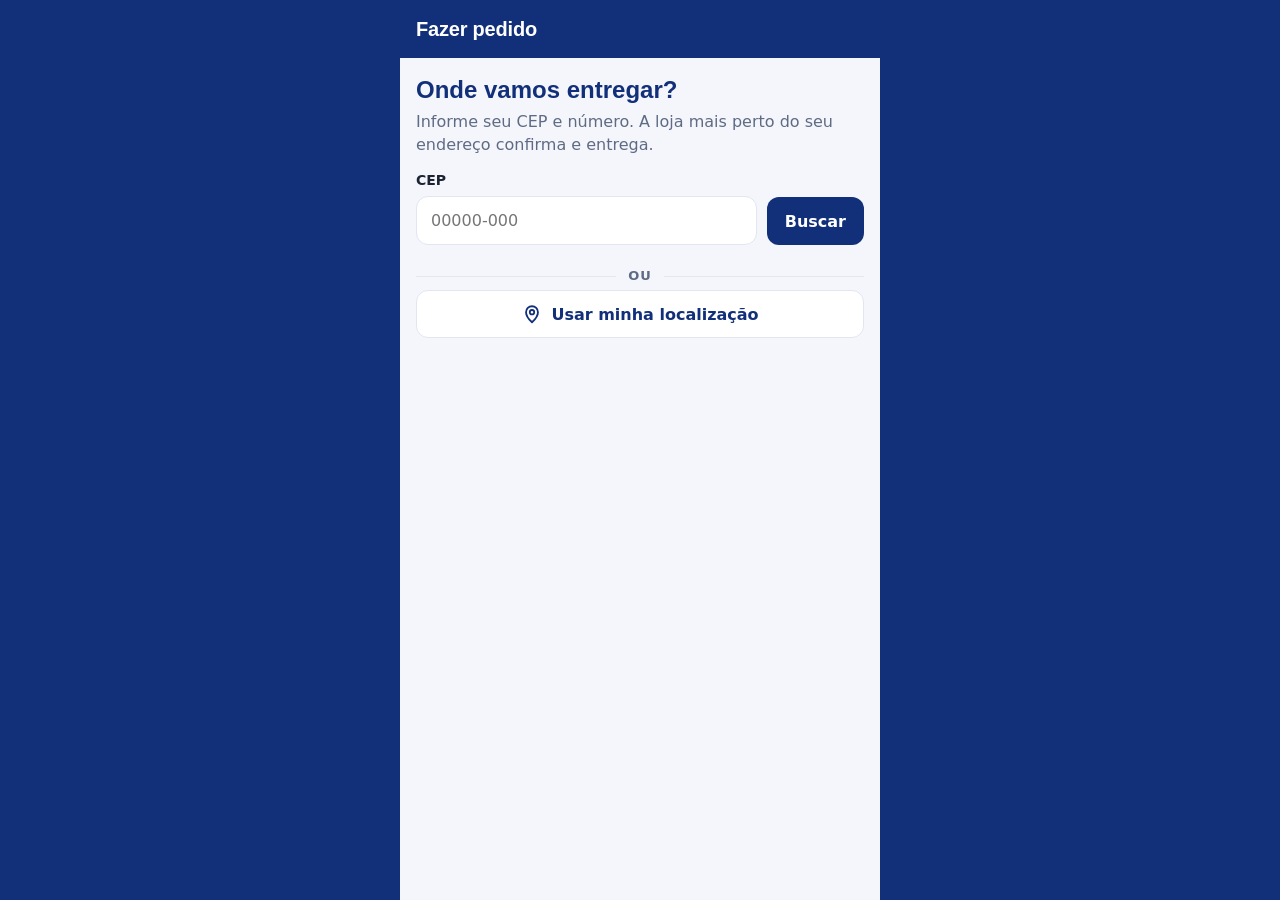
<file: pedido.html>
<!doctype html>
<html lang="pt-BR">
<head>
<meta charset="utf-8">
<meta name="viewport" content="width=device-width, initial-scale=1, viewport-fit=cover">
<meta name="theme-color" content="#12307a">
<meta name="description" content="Faça seu pedido e receba em casa. A loja mais perto do seu endereço confirma e entrega.">
<!-- Prévia do link no WhatsApp: sem estas etiquetas a mensagem de saudação mostra só o
     endereço cru. A imagem precisa de URL absoluta; o WhatsApp guarda a prévia em cache
     por dias, então trocar a imagem pede um nome de arquivo novo. -->
<meta property="og:type" content="website">
<meta property="og:locale" content="pt_BR">
<meta property="og:title" content="Faça seu pedido e receba em casa">
<meta property="og:description" content="Escolha os produtos pelo celular. A loja confirma e entrega no seu endereço.">
<meta property="og:url" content="https://onpdv.vercel.app/pedido">
<meta property="og:image" content="https://onpdv.vercel.app/icons/pedido-og.png">
<meta property="og:image:width" content="1200">
<meta property="og:image:height" content="630">
<meta property="og:image:alt" content="Faça seu pedido e receba em casa">
<meta name="twitter:card" content="summary_large_image">
<!-- Página pública, aberta pelo link da mensagem de saudação do WhatsApp Business.
     Não usa supabase-js: fala só com a edge function pedido-site, o que deixa a página
     leve para abrir no 4G e mantém anon longe de qualquer função do banco.
     img-src inclui o Storage do Supabase para as fotos dos produtos (bucket público). -->
<meta http-equiv="Content-Security-Policy" content="
  default-src 'self'; base-uri 'self'; object-src 'none';
  script-src 'self';
  style-src 'self' 'unsafe-inline' https://fonts.googleapis.com;
  font-src 'self' https://fonts.gstatic.com;
  img-src 'self' data: https://qkhpvqepgozsaamxmugk.supabase.co;
  connect-src 'self' https://qkhpvqepgozsaamxmugk.supabase.co;
  frame-src 'none'; form-action 'self';">
<title>Fazer pedido</title>
<link rel="icon" href="icons/icon-192.png">
<link rel="apple-touch-icon" href="icons/icon-192.png">
<link rel="preconnect" href="https://fonts.googleapis.com">
<link rel="preconnect" href="https://fonts.gstatic.com" crossorigin>
<link href="https://fonts.googleapis.com/css2?family=Fredoka:wght@600&amp;family=Nunito:wght@400;600;700;800&amp;display=swap" rel="stylesheet">
<style>
:root{
  --dark:#12307a; --dark2:#0e2660; --accent:#ffcf3f;
  --bg:#f4f6fb; --card:#fff; --ink:#1c2333; --muted:#5f6b84; --line:#e1e6f0;
  /* verde e vermelho escurecidos para 4,5:1 com texto pequeno e com texto branco */
  --green:#15803d; --green-soft:#e3f6ec; --red:#b93a34; --red-soft:#fdeceb; --amber:#8a5300;
  --focus:#5e6ad2; --barh:76px;
}
*{box-sizing:border-box}
html,body{margin:0}
body{background:var(--dark);color:var(--ink);font:400 16px/1.45 Nunito,system-ui,-apple-system,'Segoe UI',sans-serif;-webkit-text-size-adjust:100%;text-size-adjust:100%;-webkit-tap-highlight-color:transparent}
button,input,select,textarea{font:inherit;color:inherit}
[hidden]{display:none!important}
.vh{position:absolute;width:1px;height:1px;overflow:hidden;clip:rect(0 0 0 0);white-space:nowrap}
:focus-visible{outline:3px solid var(--focus);outline-offset:2px}

#app{max-width:480px;margin:0 auto;min-height:100vh;min-height:100dvh;background:var(--bg);display:flex;flex-direction:column}

/* topo */
.top{position:sticky;top:0;z-index:10;background:var(--dark);color:#fff;display:flex;align-items:center;gap:10px;padding:10px 16px;min-height:58px}
.marca{font:600 20px/1.1 Fredoka,Nunito,sans-serif;letter-spacing:-.2px;margin:0;flex:1;min-width:0;overflow:hidden;text-overflow:ellipsis;white-space:nowrap}
.loja-chip{border:0;background:rgba(255,255,255,.14);color:#fff;border-radius:999px;min-height:40px;padding:0 14px;font-weight:800;font-size:14px;cursor:pointer;white-space:nowrap}

.corpo{flex:1;padding:18px 16px calc(var(--barh) + 28px + env(safe-area-inset-bottom))}
body.com-faixa .corpo{padding-bottom:calc(var(--barh) + 62px + env(safe-area-inset-bottom))}
.ico{width:22px;height:22px;flex:none}
#pedidoAberto{margin:0 0 16px}
h1{font:600 24px/1.15 Fredoka,Nunito,sans-serif;margin:0;color:var(--dark);text-wrap:balance}
h2{font:600 18px/1.2 Fredoka,Nunito,sans-serif;margin:24px 0 10px;color:var(--dark)}
.apoio{color:var(--muted);margin:6px 0 0}
.msg{min-height:22px;margin:10px 0 0;font-weight:700;color:var(--muted)}
.msg.erro{color:var(--red)}
.msg:empty{min-height:0;margin:0}
.msg.campo{margin:6px 0 0;min-height:0;font-size:14px}
.in[aria-invalid="true"]{border-color:var(--red)}
.in[aria-invalid="true"]:focus{box-shadow:0 0 0 3px rgba(200,66,60,.15)}

/* botões: nenhum alvo abaixo de 48px */
.btn{display:inline-flex;align-items:center;justify-content:center;gap:8px;border:0;border-radius:12px;min-height:48px;padding:0 18px;font-weight:800;font-size:16px;cursor:pointer;text-decoration:none;background:var(--dark);color:#fff}
.btn:active{transform:scale(.98)}
.btn:disabled{opacity:.55;cursor:default;transform:none}
.btn.bloco{width:100%}
.btn.grande{min-height:56px;font-size:17px}
.btn.fantasma{background:#fff;color:var(--dark);border:1.5px solid var(--line)}
.btn.zap{background:var(--green)}
.btn.texto{background:transparent;color:var(--dark);padding:0 4px;min-height:44px}

.ou{display:flex;align-items:center;gap:12px;color:var(--muted);font-weight:800;font-size:13px;text-transform:uppercase;letter-spacing:.08em;margin:22px 0 4px}
.ou::before,.ou::after{content:"";flex:1;height:1px;background:var(--line)}

/* ------------------------------------------------------------ 1 · endereço */
label.lbl{display:block;font-weight:800;font-size:14px;color:var(--ink);margin:14px 0 6px}
.dica{display:block;font-weight:600;font-size:13px;color:var(--muted);margin-top:4px}
.in{width:100%;border:1.5px solid var(--line);border-radius:12px;padding:12px 14px;min-height:48px;background:#fff;font-size:16px;outline:none}
.in:focus{border-color:var(--focus);box-shadow:0 0 0 3px rgba(94,106,210,.15)}
.in[readonly]{background:#f4f6fb;color:var(--muted)}
.duas{display:grid;grid-template-columns:1fr 1fr;gap:0 10px}
.cep-linha{display:grid;grid-template-columns:1fr auto;gap:10px;align-items:end}
.cep-linha .btn{min-height:48px}
#endDetalhe[hidden]{display:none}

/* card da loja escolhida pela proximidade */
.loja-sug{display:grid;grid-template-columns:auto 1fr auto;gap:4px 12px;align-items:center;background:var(--card);border:1.5px solid var(--dark);border-radius:14px;padding:14px 16px;box-shadow:0 0 0 3px rgba(18,48,122,.1);margin-top:8px}
.loja-sug .pino{grid-row:1/span 2;width:40px;height:40px;border-radius:50%;background:var(--green-soft);color:var(--green);display:grid;place-items:center}
.loja-sug b{font:600 17px/1.15 Fredoka,Nunito,sans-serif;color:var(--dark)}
.loja-sug small{grid-column:2;color:var(--muted);font-size:13px}
.loja-sug .dist{grid-row:1/span 2;grid-column:3;text-align:right;font-weight:800;font-size:14px;color:var(--green);white-space:nowrap}

/* lojas */
.lojas{display:grid;gap:10px}
.loja{display:grid;grid-template-columns:1fr auto;gap:4px 12px;align-items:center;width:100%;text-align:left;background:var(--card);border:1.5px solid var(--line);border-radius:14px;padding:14px 16px;cursor:pointer}
.loja b{font:600 18px/1.2 Fredoka,Nunito,sans-serif;color:var(--dark)}
.loja small{grid-column:1;color:var(--muted);font-size:14px}
.loja .dist{grid-row:1/span 2;grid-column:2;text-align:right;font-weight:800;font-size:14px;color:var(--dark)}
.loja .dist em{display:block;font-style:normal;font-size:12px;color:var(--green)}
.loja.fora{background:#f7f8fb;border-style:dashed;cursor:default}
.loja.fora b,.loja.fora .dist{color:var(--muted)}
.loja.fora .dist em{color:var(--red)}
.loja .hor{font-weight:800}
.loja .hor.aberta{color:var(--green)}
.loja .hor.fechada{color:var(--amber)}
.loja.sugerida{border-color:var(--dark);box-shadow:0 0 0 3px rgba(18,48,122,.12)}

.aviso{background:#fff6d8;border:1px solid #f0d36d;color:#5c4b12;border-radius:12px;padding:12px 14px;margin:14px 0 0;font-size:15px}
.aviso.erro{background:var(--red-soft);border-color:#f1b9b5;color:#7a2521}
.aviso .btn{margin-top:10px}

/* ------------------------------------------------------------ 2 · catálogo */
.busca-wrap{position:sticky;top:58px;z-index:5;background:var(--bg);padding:8px 0 10px;margin:-8px 0 0}
.chips{display:flex;gap:8px;overflow-x:auto;padding:10px 0 2px;margin:0 -16px;padding-inline:16px;scrollbar-width:none}
.chips::-webkit-scrollbar{display:none}
.chip{flex:none;border:1.5px solid var(--line);background:#fff;color:var(--dark);border-radius:999px;min-height:40px;padding:0 14px;font-weight:800;font-size:14px;cursor:pointer;white-space:nowrap}
.chip[aria-pressed="true"]{background:var(--dark);border-color:var(--dark);color:#fff}

/* grade de 2 colunas, estilo vitrine */
.produtos{display:grid;grid-template-columns:1fr 1fr;gap:10px;margin-top:6px;transition:opacity .15s}
.produtos.buscando{opacity:.5}
.produtos .carregando,.produtos .vazio,.produtos .aviso{grid-column:1/-1}
.prod{display:flex;flex-direction:column;background:var(--card);border:1px solid var(--line);border-radius:14px;padding:8px;overflow:hidden}
.prod-foto{width:100%;aspect-ratio:1/1;border-radius:10px;background:#eef2fb;object-fit:cover;display:block}
.prod-ph{width:100%;aspect-ratio:1/1;border-radius:10px;background:#eef2fb;display:grid;place-items:center;color:#9aa6c4}
.prod-ph svg{width:44%;height:44%}
.prod-corpo{display:flex;flex-direction:column;flex:1;padding:8px 4px 4px}
.prod-nome{font-weight:700;font-size:14px;line-height:1.3;display:-webkit-box;-webkit-line-clamp:2;-webkit-box-orient:vertical;overflow:hidden;min-height:2.6em}
.prod-meta{color:var(--muted);font-size:12px;margin-top:2px}
.prod-preco{font:600 17px/1.1 Fredoka,Nunito,sans-serif;color:var(--dark);margin:6px 0 8px;font-variant-numeric:tabular-nums}
.prod-preco small{font:700 12px Nunito,sans-serif;color:var(--muted)}
.prod-acao{margin-top:auto}
.btn-add{width:100%;padding:0 10px;min-height:44px}

.stepper{display:flex;align-items:center;width:100%;border:1.5px solid var(--dark);border-radius:12px;overflow:hidden;background:#fff}
.stepper button{flex:none;width:44px;height:44px;border:0;background:transparent;color:var(--dark);font:700 24px/1 Nunito,sans-serif;cursor:pointer}
.stepper button:active{background:#e8eefc}
.stepper output{flex:1;min-width:0;text-align:center;font-weight:800;font-variant-numeric:tabular-nums;font-size:14px;white-space:nowrap}

.vazio{color:var(--muted);text-align:center;padding:28px 12px}
.vazio p{margin:0}
.vazio .apoio{margin-top:6px}
.vazio .btn{margin-top:14px}
.carregando{color:var(--muted);text-align:center;padding:24px 12px;font-weight:700}

/* ------------------------------------------------------------ 3 · carrinho */
.entrega-resumo{display:flex;gap:10px;align-items:flex-start;background:var(--card);border:1px solid var(--line);border-radius:14px;padding:12px 14px;margin-top:12px}
.entrega-resumo .pino{flex:none;width:36px;height:36px;border-radius:50%;background:var(--green-soft);color:var(--green);display:grid;place-items:center}
.entrega-resumo .txt{flex:1;min-width:0;font-size:14px}
.entrega-resumo .txt b{display:block;font-weight:800;color:var(--ink)}
.entrega-resumo .txt small{color:var(--muted)}
.entrega-resumo .editar{border:0;background:transparent;color:var(--dark);font-weight:800;min-height:40px;padding:0 4px;cursor:pointer}

.item-car{display:grid;grid-template-columns:auto 1fr auto;gap:8px 12px;align-items:center;padding:14px 0;border-bottom:1px solid var(--line)}
.item-car:last-child{border-bottom:0}
.item-car .mini-foto{grid-row:1/span 2;width:52px;height:52px;border-radius:10px;object-fit:cover;background:#eef2fb}
.item-car .mini-ph{grid-row:1/span 2;width:52px;height:52px;border-radius:10px;background:#eef2fb;display:grid;place-items:center;color:#9aa6c4}
.item-car .mini-ph svg{width:26px;height:26px}
.item-car .prod-nome{-webkit-line-clamp:2;min-height:0;font-size:14px}
.item-car .linha{grid-column:2/-1;display:flex;justify-content:space-between;align-items:center;gap:12px}
.item-car .linha .stepper{width:132px}
.item-car .sub{font-weight:800;font-variant-numeric:tabular-nums}
.remover{border:0;background:transparent;color:var(--red);font-weight:800;min-height:40px;padding:0 6px;cursor:pointer}
.cartao{background:var(--card);border:1px solid var(--line);border-radius:16px;padding:4px 16px}
.totais{margin:14px 0 0;display:grid;grid-template-columns:1fr auto;gap:8px 12px;font-variant-numeric:tabular-nums}
.totais dt{color:var(--muted)}
.totais dd{margin:0;text-align:right;font-weight:700}
.totais .total{font:600 22px/1.1 Fredoka,Nunito,sans-serif;color:var(--dark)}

textarea.in{min-height:84px;resize:vertical}
fieldset{border:0;margin:24px 0 0;padding:0;min-width:0}
legend{font:600 18px/1.2 Fredoka,Nunito,sans-serif;color:var(--dark);margin:0 0 10px;padding:0}
.opcoes{display:grid;gap:8px}
.opcao{display:flex;align-items:center;gap:12px;background:#fff;border:1.5px solid var(--line);border-radius:12px;min-height:52px;padding:0 14px;font-weight:700;cursor:pointer}
.opcao input{width:22px;height:22px;accent-color:var(--dark);margin:0}
.opcao:has(input:checked){border-color:var(--dark);box-shadow:0 0 0 3px rgba(18,48,122,.1)}
.lembrar{display:flex;align-items:center;gap:10px;margin:18px 0 0;font-weight:700;min-height:44px}
.lembrar input{width:22px;height:22px;accent-color:var(--dark)}
.nota{color:var(--muted);font-size:14px;margin:16px 0 0}
@media (max-width:360px){.duas{grid-template-columns:1fr}}

/* ------------------------------------------------------------ 4 · acompanhamento */
.status{background:var(--card);border:1px solid var(--line);border-radius:18px;padding:22px 18px;text-align:center}
.status .selo{width:64px;height:64px;border-radius:50%;display:grid;place-items:center;margin:0 auto 12px;background:#e8eefc;color:var(--dark)}
.status .selo .ico{width:32px;height:32px}
.status.ok .selo{background:var(--green-soft);color:var(--green)}
.status.erro .selo{background:var(--red-soft);color:var(--red)}
.status p{color:var(--muted);margin:8px 0 0}
.codigo{display:inline-block;margin-top:14px;background:var(--bg);border:1.5px dashed var(--line);border-radius:12px;padding:8px 14px;font:600 22px/1 Fredoka,Nunito,sans-serif;letter-spacing:.14em;color:var(--dark)}
.codigo small{display:block;font:800 11px Nunito,sans-serif;letter-spacing:.1em;color:var(--muted);margin-bottom:6px;text-transform:uppercase}
.etapas{list-style:none;margin:18px 0 0;padding:0;display:grid;gap:0}
.etapas li{display:grid;grid-template-columns:28px 1fr;gap:12px;align-items:start;padding:0 0 16px;position:relative;color:var(--muted);font-weight:700}
.etapas li::before{content:"";width:16px;height:16px;border-radius:50%;border:2px solid var(--line);background:#fff;margin:3px 0 0 6px}
.etapas li::after{content:"";position:absolute;left:13px;top:22px;bottom:0;width:2px;background:var(--line)}
.etapas li:last-child::after{display:none}
.etapas li.feita{color:var(--ink)}
.etapas li.feita::before{background:var(--green);border-color:var(--green)}
.etapas li.atual{color:var(--dark)}
.etapas li.atual::before{border-color:var(--dark);box-shadow:0 0 0 4px rgba(18,48,122,.15)}
.acoes{display:grid;gap:10px;margin-top:18px}
.pix{background:var(--card);border:1.5px solid var(--dark);border-radius:18px;padding:16px 18px;margin-top:14px}
.pix-valor{text-align:center}
.pix-valor small{display:block;font:800 12px Nunito,sans-serif;letter-spacing:.08em;text-transform:uppercase;color:var(--muted)}
.pix-valor b{font:600 30px/1.2 Fredoka,Nunito,sans-serif;color:var(--dark);font-variant-numeric:tabular-nums}
.pix-codigo{min-height:0;font:14px/1.35 ui-monospace,Menlo,Consolas,monospace;word-break:break-all;resize:none;margin-bottom:10px}
.pix .dica{text-align:center;margin:8px 0 0}
.pix-passos{margin:14px 0;padding-left:20px;color:var(--ink);font-size:15px;display:grid;gap:4px}
#pixVencido{margin-top:12px}

/* barra de ação no alcance do polegar */
.barra{position:fixed;left:50%;transform:translateX(-50%);bottom:0;z-index:20;width:min(480px,100%);background:#fff;border-top:1px solid var(--line);box-shadow:0 -8px 24px rgba(8,26,72,.1);padding:12px 16px calc(12px + env(safe-area-inset-bottom));display:flex;flex-wrap:wrap;align-items:center;gap:12px;min-height:var(--barh)}
.barra-min{flex-basis:calc(100% + 32px);margin:-12px -16px 0;padding:7px 16px;font-size:13px;font-weight:800;color:#5c4b12;
  background:linear-gradient(90deg,#ffe89a var(--p,0%),#fff6d8 var(--p,0%));border-bottom:1px solid #f0d36d}
.barra-info{line-height:1.15;min-width:92px}
.barra-info small{display:block;color:var(--muted);font-size:13px;font-weight:700}
.barra-info b{font:600 20px/1.1 Fredoka,Nunito,sans-serif;color:var(--dark);font-variant-numeric:tabular-nums}
.barra .btn{flex:1}

.toast{position:fixed;left:50%;transform:translateX(-50%);bottom:calc(var(--barh) + 14px + env(safe-area-inset-bottom));z-index:30;background:var(--dark2);color:#fff;border-radius:12px;padding:12px 18px;font-weight:800;text-align:center;width:max-content;max-width:calc(100% - 32px);opacity:0;pointer-events:none;transition:opacity .2s}
.toast.show{opacity:1}

@media (prefers-reduced-motion: reduce){*{transition:none!important;animation:none!important}.btn:active{transform:none}}
</style>
</head>
<body>
<div id="app">
  <header class="top">
    <p class="marca" id="marca">Fazer pedido</p>
    <button type="button" class="loja-chip" id="lojaChip" hidden>Loja</button>
  </header>

  <main class="corpo">
    <!-- fora das seções: aparece na escolha do endereço e nos produtos -->
    <div class="aviso" id="pedidoAberto" hidden>
      Você tem um pedido em andamento.
      <button type="button" class="btn fantasma bloco" id="btnVerPedido">Acompanhar pedido</button>
    </div>

    <!-- 1 · onde entregar (endereço decide a loja) -->
    <section id="passoLocal" aria-labelledby="tLocal">
      <h1 id="tLocal" tabindex="-1">Onde vamos entregar?</h1>
      <p class="apoio">Informe seu CEP e número. A loja mais perto do seu endereço confirma e entrega.</p>

      <form id="formEndereco" novalidate>
        <label class="lbl" for="fCep">CEP</label>
        <div class="cep-linha">
          <input class="in" id="fCep" name="cep" inputmode="numeric" enterkeyhint="search"
                 autocomplete="postal-code" maxlength="9" placeholder="00000-000">
          <button type="button" class="btn" id="btnBuscarCep">Buscar</button>
        </div>
        <p class="msg" id="cepMsg" role="status" aria-live="polite"></p>

        <div id="endDetalhe" hidden>
          <label class="lbl" for="fRua">Rua</label>
          <input class="in" id="fRua" name="rua" autocomplete="address-line1" autocapitalize="words" maxlength="200">
          <div class="duas">
            <div>
              <label class="lbl" for="fNumero">Número</label>
              <input class="in" id="fNumero" name="numero" inputmode="numeric" enterkeyhint="next" maxlength="12" placeholder="Ex.: 123">
            </div>
            <div>
              <label class="lbl" for="fBairro">Bairro</label>
              <input class="in" id="fBairro" name="bairro" autocomplete="address-level3" autocapitalize="words" maxlength="80">
            </div>
          </div>
          <label class="lbl" for="fComplemento">Complemento <span class="dica" style="display:inline">(opcional)</span></label>
          <input class="in" id="fComplemento" name="complemento" autocapitalize="sentences" maxlength="160" placeholder="Apto, bloco, referência">

          <!-- loja escolhida pela proximidade -->
          <div id="lojaSugerida" hidden></div>
          <div id="foraArea" hidden></div>

          <button type="button" class="btn fantasma texto" id="btnOutrasLojas" style="margin-top:12px" hidden>Ver outras lojas</button>
          <div class="lojas" id="listaLojas" hidden></div>

          <button type="button" class="btn grande bloco" id="btnContinuar" style="margin-top:18px" disabled>Continuar para os produtos</button>
        </div>
      </form>

      <div class="ou">ou</div>
      <button type="button" class="btn fantasma bloco" id="btnLocalizacao">
        <svg class="ico" viewBox="0 0 24 24" width="24" height="24" fill="none" stroke="currentColor" stroke-width="2" stroke-linecap="round" stroke-linejoin="round" aria-hidden="true" focusable="false"><path d="M12 21s-6.5-5.9-6.5-11a6.5 6.5 0 0 1 13 0c0 5.1-6.5 11-6.5 11z"/><circle cx="12" cy="10" r="2.4"/></svg>
        Usar minha localização
      </button>
      <p class="msg" id="localMsg" role="status" aria-live="polite"></p>
    </section>

    <!-- 2 · produtos -->
    <section id="passoCatalogo" aria-labelledby="tCatalogo" hidden>
      <h1 id="tCatalogo" tabindex="-1" class="vh">Escolha os produtos</h1>
      <p class="aviso" id="avisoHorario" role="status" hidden style="margin:0 0 12px"></p>
      <div class="busca-wrap">
        <label for="busca" class="vh">Buscar produto</label>
        <input id="busca" class="in" type="search" inputmode="search" enterkeyhint="search"
               placeholder="Buscar ração, areia, petisco…" autocomplete="off">
        <div class="chips" id="categorias" aria-label="Categorias"></div>
      </div>
      <div class="produtos" id="produtos" aria-live="polite"></div>
      <button type="button" class="btn fantasma bloco" id="btnMais" style="margin-top:12px" hidden>Mostrar mais produtos</button>
    </section>

    <!-- 3 · carrinho e dados -->
    <section id="passoCarrinho" aria-labelledby="tCarrinho" hidden>
      <button type="button" class="btn texto" id="btnVoltarCatalogo">← Continuar comprando</button>
      <h1 id="tCarrinho" tabindex="-1">Seu pedido</h1>

      <div class="entrega-resumo" id="entregaResumo" hidden>
        <span class="pino" aria-hidden="true"><svg class="ico" viewBox="0 0 24 24" width="22" height="22" fill="none" stroke="currentColor" stroke-width="2" stroke-linecap="round" stroke-linejoin="round"><path d="M12 21s-6.5-5.9-6.5-11a6.5 6.5 0 0 1 13 0c0 5.1-6.5 11-6.5 11z"/><circle cx="12" cy="10" r="2.4"/></svg></span>
        <span class="txt" id="entregaResumoTxt"></span>
        <button type="button" class="editar" id="btnEditarEndereco">Editar</button>
      </div>

      <div class="cartao" id="itensCarrinho" style="margin-top:12px"></div>
      <dl class="totais">
        <dt>Produtos</dt><dd id="tSub">R$ 0,00</dd>
        <dt>Entrega</dt><dd id="tFrete">R$ 0,00</dd>
        <dt class="total">Total</dt><dd class="total" id="tTotal">R$ 0,00</dd>
      </dl>
      <p class="aviso" id="avisoMinimo" hidden></p>
      <p class="aviso" id="avisoHorarioCarrinho" hidden></p>

      <form id="formPedido" novalidate>
        <h2>Seus dados</h2>
        <label class="lbl" for="fNome">Nome</label>
        <input class="in" id="fNome" name="nome" autocomplete="name" autocapitalize="words" enterkeyhint="next" maxlength="80" required>
        <label class="lbl" for="fFone">WhatsApp</label>
        <input class="in" id="fFone" name="telefone" type="tel" inputmode="tel" autocomplete="tel-national" enterkeyhint="next"
               placeholder="(21) 99999-9999" maxlength="20" required>
        <span class="dica">A loja fala com você por este número.</span>

        <fieldset>
          <legend>Pagamento</legend>
          <div class="opcoes">
            <label class="opcao" for="pagPix"><input type="radio" name="pagamento" id="pagPix" value="pix"> PIX agora, pelo site</label>
            <label class="opcao" for="pagDinheiro"><input type="radio" name="pagamento" id="pagDinheiro" value="dinheiro"> Dinheiro na entrega</label>
            <label class="opcao" for="pagCartao"><input type="radio" name="pagamento" id="pagCartao" value="cartao"> Cartão na entrega (débito ou crédito)</label>
          </div>
        </fieldset>
        <p class="dica" id="pixNota" hidden>Depois de enviar, aparece o código PIX copia e cola. O pedido vai para a loja já pago, assim que o PIX for confirmado. Se a loja não puder atender, o valor é devolvido.</p>
        <div id="trocoWrap" hidden>
          <label class="lbl" for="fTroco">Troco para quanto?</label>
          <input class="in" id="fTroco" name="troco" inputmode="decimal" enterkeyhint="next" placeholder="Deixe em branco se não precisar" maxlength="10">
        </div>

        <label class="lbl" for="fObs">Observação <span class="dica" style="display:inline">(opcional)</span></label>
        <textarea class="in" id="fObs" name="obs" maxlength="300" autocapitalize="sentences" placeholder="Ex.: sabor frango, entregar depois das 17h"></textarea>

        <label class="lembrar" for="fLembrar"><input type="checkbox" id="fLembrar" checked> Lembrar meus dados neste celular</label>
        <p class="nota">A loja confere se tem tudo antes de separar. Você acompanha o pedido por esta página.</p>
        <p class="msg erro" id="formMsg" role="alert"></p>
      </form>
    </section>

    <!-- 4 · acompanhamento -->
    <section id="passoEnviado" aria-labelledby="tEnviado" hidden>
      <div class="status" id="statusCard">
        <div class="selo" id="statusSelo" aria-hidden="true"></div>
        <h1 id="tEnviado" tabindex="-1">Pedido enviado!</h1>
        <p id="statusTexto"></p>
        <div class="codigo" id="statusCodigo"><small>Código do pedido</small><span id="codigoValor"></span></div>
      </div>
      <div class="pix" id="pixBox" hidden>
        <div class="pix-valor"><small>Valor do PIX</small><b id="pixValor"></b></div>
        <div id="pixPagar">
          <label class="lbl" for="pixCodigo">PIX copia e cola</label>
          <textarea class="in pix-codigo" id="pixCodigo" readonly rows="3" spellcheck="false"></textarea>
          <button type="button" class="btn grande bloco" id="btnCopiarPix">Copiar código PIX</button>
          <p class="dica" id="pixValidade"></p>
          <ol class="pix-passos">
            <li>Abra o app do seu banco e entre em <b>PIX</b>.</li>
            <li>Escolha <b>PIX copia e cola</b> e cole o código.</li>
            <li>Confira o valor e confirme. Esta página atualiza sozinha.</li>
          </ol>
          <button type="button" class="btn fantasma bloco" id="btnJaPaguei">Já paguei</button>
        </div>
        <div id="pixVencido" class="acoes" hidden>
          <button type="button" class="btn grande bloco" id="btnNovoPix">Gerar novo PIX</button>
          <button type="button" class="btn fantasma bloco" id="btnPixEntrega">Pagar na entrega</button>
        </div>
        <p class="msg erro" id="pixMsg" role="alert"></p>
      </div>
      <ol class="etapas" id="etapas" aria-label="Andamento do pedido"></ol>

      <h2>Resumo</h2>
      <div class="cartao" id="resumoItens"></div>
      <dl class="totais" id="resumoTotais"></dl>

      <div class="acoes">
        <a class="btn zap bloco" id="btnZapLoja" target="_blank" rel="noopener" hidden>Falar com a loja no WhatsApp</a>
        <button type="button" class="btn fantasma bloco" id="btnNovoPedido">Fazer outro pedido</button>
      </div>
    </section>
  </main>

  <div class="barra" id="barra" hidden>
    <div class="barra-min" id="barraMin" hidden><span id="barraMinTexto"></span></div>
    <div class="barra-info"><small id="barraQtd"></small><b id="barraTotal"></b></div>
    <button type="button" class="btn" id="barraBtn"></button>
  </div>
  <div class="toast" id="toast" role="status" aria-live="polite"></div>
</div>
<script src="assets/js/pedido.js" defer></script>
</body>
</html>
</file>
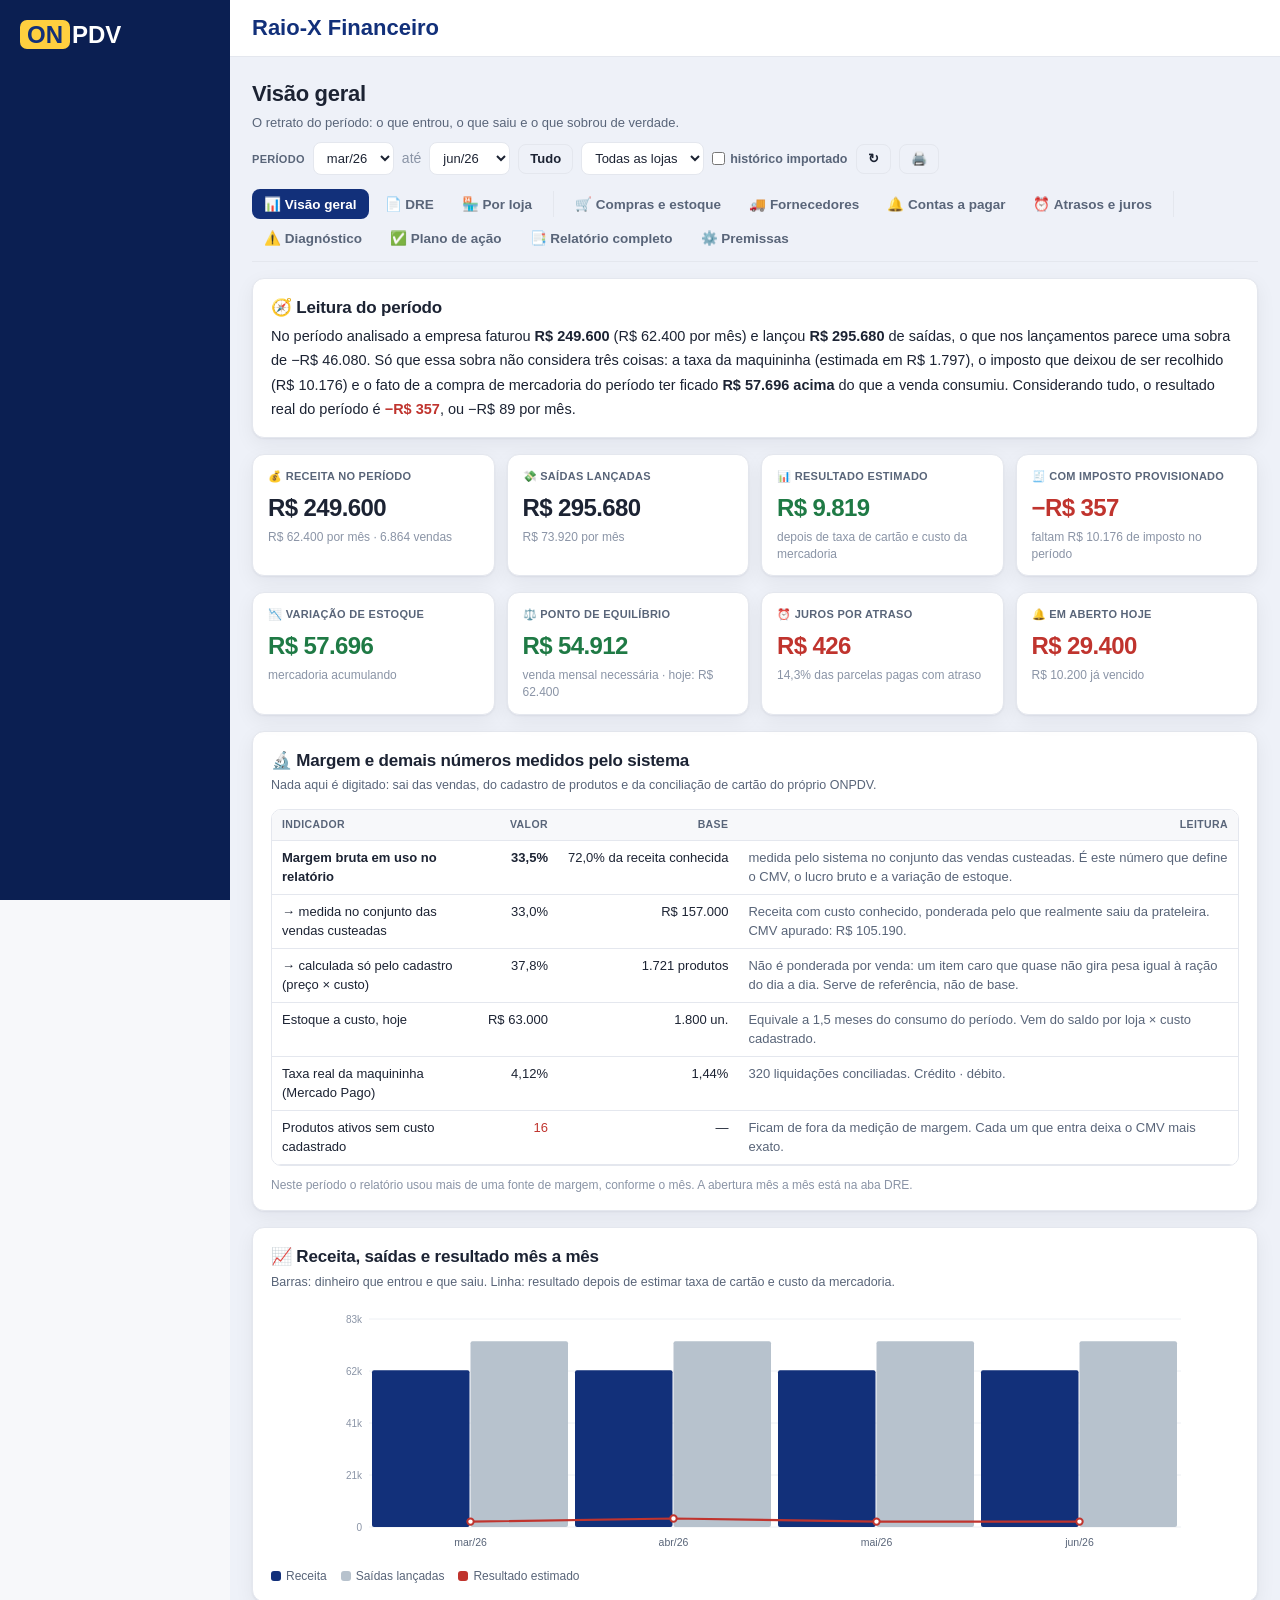
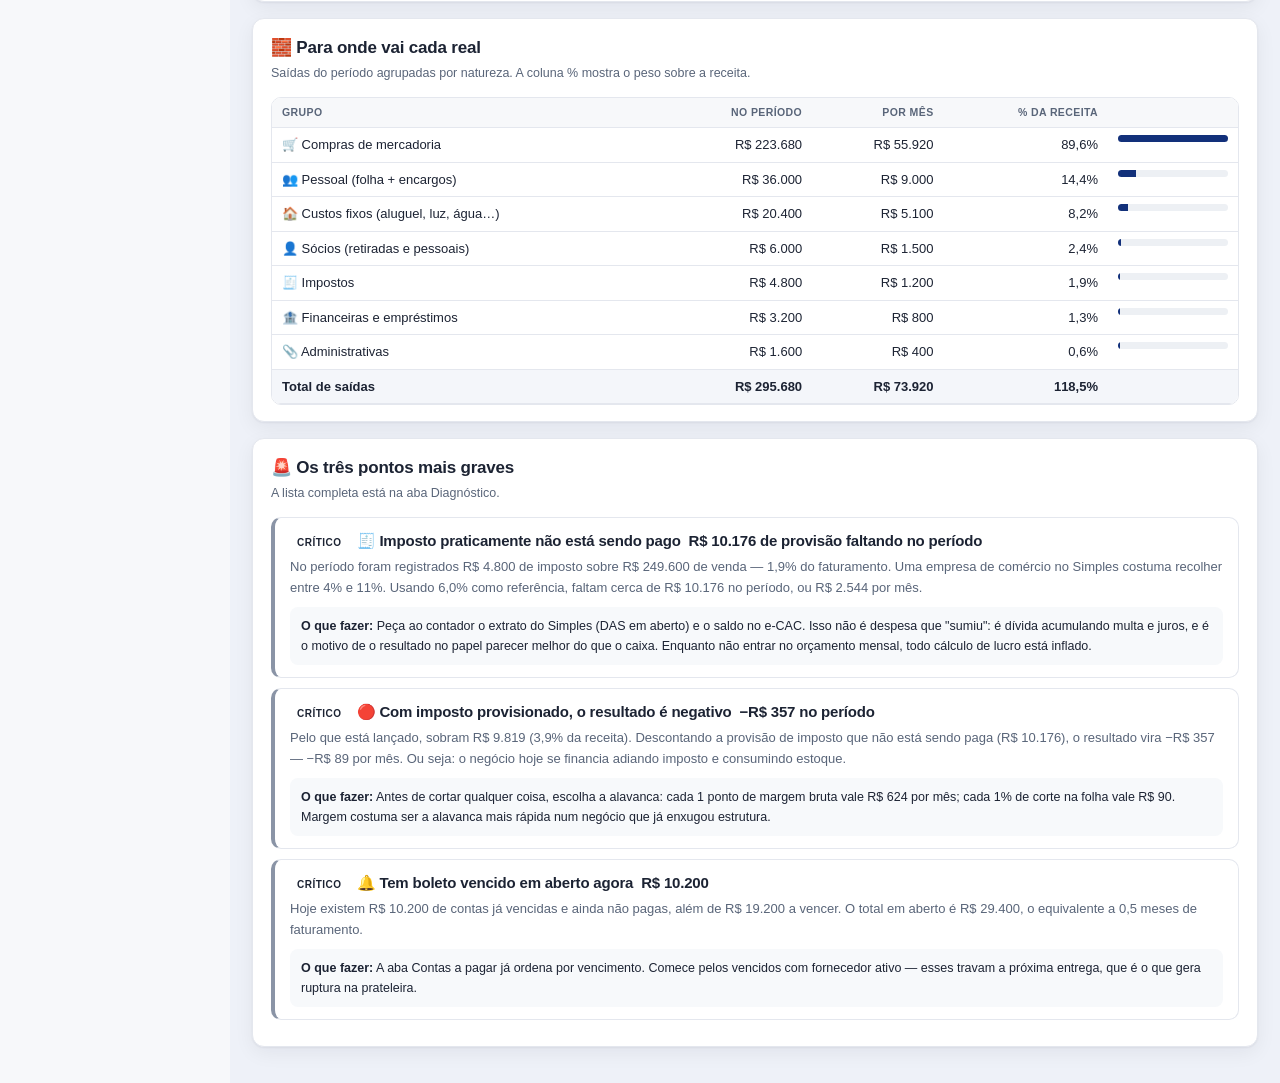
<file: supabase/tests/raiox-ui.html>
<!doctype html>
<html lang="pt-BR">
<head>
  <meta charset="utf-8">
  <meta name="viewport" content="width=device-width,initial-scale=1">
  <title>Raio-X Financeiro · harness visual</title>
  <link rel="stylesheet" href="../../assets/css/onpdv.css">
  <link rel="stylesheet" href="../../assets/css/onpdv-raiox.css">
</head>
<body>
<!-- Reproduz a casca do back-office (bo > bo-main > bo-content) para que a
     aba renderize exatamente como dentro do ONPDV, sem exigir login. -->
<main id="appHost">
  <div id="app">
    <div class="bo">
      <aside class="bo-side"><div class="bo-side-head"><div class="bo-brand"><span class="on">ON</span>PDV</div></div></aside>
      <div class="bo-main">
        <header class="bo-top"><div class="bo-title">Raio-X Financeiro</div></header>
        <div class="bo-content">
          <div id="page-raiox" class="page act"></div>
        </div>
      </div>
    </div>
  </div>
</main>
<script src="raiox-fixture.js"></script>
<script>
  // stub do cliente Supabase: devolve o fixture no lugar da RPC
  window.ONPDV_SB = {
    rpc: function (name) {
      if (name !== 'erp_raiox_dataset') return Promise.resolve({ data: null, error: null });
      return new Promise(function (r) {
        setTimeout(function () { r({ data: window.RAIOX_FIXTURE.build(), error: null }); }, 120);
      });
    }
  };
  window.toast = function (m) { console.log('[toast]', m); };
</script>
<script src="../../assets/js/onpdv-raiox.js"></script>
<script>window.ONPDV_RAIOX.open();</script>
</body>
</html>
</file>
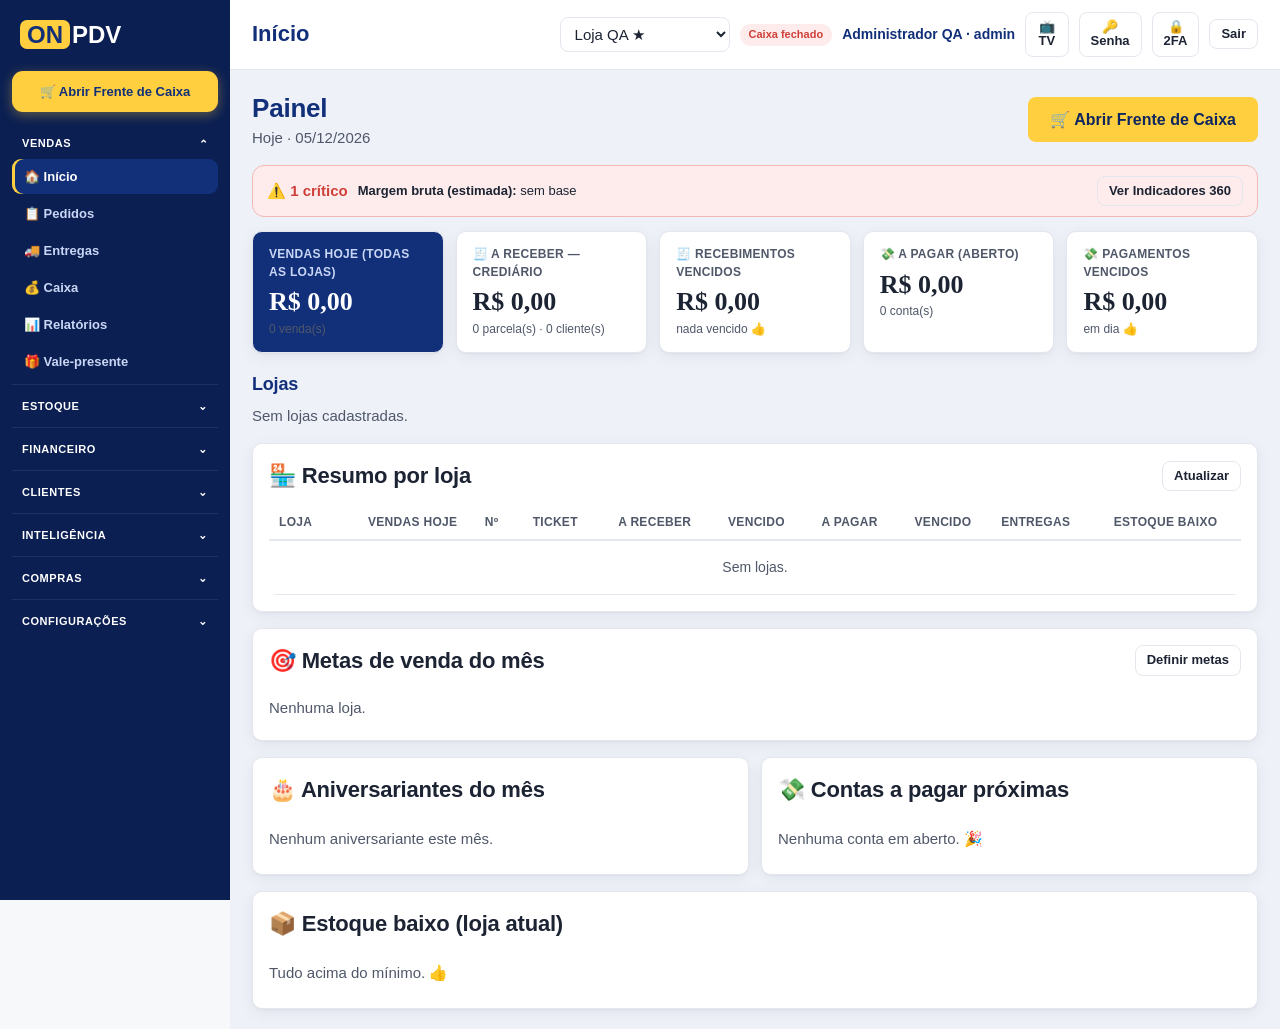
<file: supabase/tests/ui-harness.html>
<!doctype html>
<html lang="pt-BR">
<head>
  <meta charset="utf-8">
  <meta name="viewport" content="width=device-width,initial-scale=1">
  <title>ONPDV UI Harness</title>
  <link rel="stylesheet" href="../../assets/css/onpdv.css">
</head>
<body>
  <div id="login" class="hide">
    <input id="liEmail"><input id="liPass"><button id="btnLogin">Entrar</button><button id="btnSignup">Criar</button><span id="liMsg"></span>
  </div>
  <main id="appHost"></main>
  <script src="ui-harness.js"></script>
</body>
</html>
</file>
<file: assets/css/onpdv.css>
:root{
  /* ON PDV brand mantido; neutros/craft inspirados no design system Linear (light) */
  --dark:#12307a; --dark2:#0e2660; --dark3:#173a8a;
  --bg:#f7f8fa; --card:#fff; --ink:#1c2333; --ink2:#4f5769; /* texto suave: escurecido p/ AA em texto pequeno (~5.4:1 no branco) */
  --line:#e4e7ee; --accent:#ffcf3f; --accent-d:#e9b400;
  --green:#1a9950; --green-soft:#e3f6ec; --red:#cf3f39; --red-soft:#fdeceb; /* verde/vermelho levemente escurecidos p/ melhor contraste com texto branco */
  --blue:#3b7de0; --amber:#e2a400;
  --focus:#5e6ad2; /* lavanda Linear — usada só em focus ring */
  --r:10px; --r-sm:8px; --shadow:0 1px 2px rgba(16,24,40,.04),0 4px 16px rgba(16,24,40,.06);
}
*{box-sizing:border-box;margin:0;padding:0;-webkit-tap-highlight-color:transparent}
*{scrollbar-width:thin}
html,body{height:100%;overscroll-behavior:none}
body{font-family:'Nunito',sans-serif;background:var(--bg);color:var(--ink);font-size:15px;line-height:1.45;-webkit-font-smoothing:antialiased}
h1,h2,h3,h4,.f{font-family:'Fredoka',sans-serif;font-weight:600;letter-spacing:-.2px}
button{font-family:inherit;cursor:pointer;border:none;background:none;color:inherit}
input,select,textarea{font-family:inherit;font-size:15px}
a:focus-visible,button:focus-visible,[role="button"]:focus-visible,[tabindex]:focus-visible,input:focus-visible,select:focus-visible,textarea:focus-visible{
  outline:3px solid var(--focus);outline-offset:3px;box-shadow:0 0 0 2px #fff}
.clickrow:focus-visible{outline-offset:-3px}
.hide{display:none!important}
.muted{color:var(--ink2)}
.r{text-align:right}
.grow{flex:1}

/* ---------- inputs / buttons ---------- */
.in{width:100%;background:#fff;border:1.5px solid var(--line);border-radius:var(--r-sm);padding:10px 12px;color:var(--ink);outline:none;transition:border .15s}
.in:focus{border-color:var(--focus);box-shadow:0 0 0 3px rgba(94,106,210,.15)}
label.lbl{display:block;font-size:12px;font-weight:800;color:var(--ink2);margin:0 0 4px 2px;text-transform:uppercase;letter-spacing:.3px}
.field{margin-bottom:11px}
.btn{display:inline-flex;align-items:center;justify-content:center;gap:5px;line-height:1.1;vertical-align:middle;background:var(--dark);color:#fff;border-radius:var(--r-sm);padding:11px 16px;font-weight:800;font-size:15px;text-decoration:none;transition:filter .15s,transform .05s}
.btn:hover{filter:brightness(1.08)}.btn:active{transform:translateY(1px)}
.btn:disabled{opacity:.5;cursor:not-allowed}
.btn.acc{background:var(--accent);color:var(--dark2)}
.btn.green{background:var(--green)}
.btn.red{background:var(--red)}
.btn.ghost{background:transparent;border:1.5px solid var(--line);color:var(--ink)}
.btn.sm{padding:7px 11px;font-size:13px}
.block{width:100%}.mt-8{margin-top:8px}.max-w-220{max-width:220px}.scan-cancel{color:#fff;border-color:#889}
/* ===== BOTÕES · convenção única do projeto =====
   ERP / back-office → .btn   (modificadores: .ghost .green .red .acc .sm)
   Frente de caixa   → .pdv-btn (modificadores: .ghost .solid .mini .pdv-danger)
   REGRA: todo <button> clicável deve ter .btn OU .pdv-btn. O reset global de <button>
   (border:none;background:none) zera o estilo — classes soltas como "mini"/"b"/"sm"
   sem .btn/.pdv-btn ficam SEM aparência de botão (foi a causa do bug de impressão/cancelar).
   A rede de segurança abaixo cobre combinações comuns; ainda assim, prefixe sempre. */
.btn.ghost.red{color:var(--red);border-color:var(--red);background:transparent}
.btn.ghost.red:hover{background:var(--red-soft);filter:none}
.btn.ghost.green{color:var(--green);border-color:var(--green);background:transparent}
.btn.ghost.green:hover{background:var(--green-soft);filter:none}
/* fallback defensivo: botão só com utilitário solto ainda parece um botão */
button.sm:not(.btn):not(.pdv-btn),button.mini:not(.btn):not(.pdv-btn),button.b:not(.btn):not(.pdv-btn){
  display:inline-block;padding:6px 11px;border-radius:var(--r-sm);border:1.5px solid var(--line);
  background:#fff;color:var(--ink);font-weight:800;font-size:13px;cursor:pointer}
.chip{display:inline-flex;align-items:center;gap:5px;padding:3px 9px;border-radius:999px;font-size:11px;font-weight:900;background:var(--dark);color:#fff;white-space:nowrap}
.chip.warn{background:var(--red-soft);color:var(--red)}
.chip.ok{background:var(--green-soft);color:var(--green)}
.chip.amber{background:#fff2cc;color:#8a6b00}

/* ---------- login ---------- */
#login{position:fixed;inset:0;display:grid;place-items:center;background:linear-gradient(160deg,#12307a,#0a1c4d);padding:18px;z-index:100}
#login .box{background:#fff;border-radius:16px;box-shadow:0 24px 60px rgba(0,0,0,.35);width:min(400px,100%);padding:26px}
.password-field{position:relative}.password-field .in{padding-right:76px}
.password-toggle{position:absolute;right:7px;top:50%;transform:translateY(-50%);padding:7px 8px;border-radius:7px;color:var(--dark);font-size:12px;font-weight:900}
.password-toggle:hover{background:#eef2fb}.login-submit{width:100%;margin-top:4px}
.login-subtitle{text-align:center;margin:6px 0 18px;font-size:13px}.login-help{text-align:center;margin-top:10px;font-size:12px}
.login-links{display:flex;justify-content:center;gap:14px;flex-wrap:wrap;margin-top:9px;font-size:12px}
.link-button{color:var(--dark);text-decoration:underline;font-size:12px}.login-message{text-align:center;margin-top:12px;font-size:13px;min-height:20px}.login-error{color:var(--red)!important}
.brand{font-family:'Fredoka';font-weight:700;font-size:30px;color:var(--dark);display:flex;align-items:center;gap:8px;justify-content:center}
.brand .on{background:var(--accent);color:var(--dark2);border-radius:8px;padding:1px 8px}
.brand .sub{font-size:12px}

/* ---------- app shell ---------- */
#app{min-height:100dvh;display:flex;flex-direction:column}

.nav{display:flex;gap:3px;margin-left:10px;flex-wrap:wrap}
.nav button{color:#c9d6f5;padding:8px 13px;border-radius:8px;font-weight:800;font-size:14px}
.nav button.act{background:var(--dark3);color:#fff}
.nav button:hover{color:#fff}

.page{display:none}.page.act{display:block}

/* ---------- cards ---------- */
.card{background:var(--card);border:1px solid var(--line);border-radius:var(--r);box-shadow:var(--shadow)}
.pad{padding:16px}
/* espaçamento entre cards empilhados em páginas que não usam margin inline */
#page-vales>.card+.card,#page-concilmp>.card+.card,#page-importexcel>.card+.card{margin-top:16px}
/* grade de 2 colunas para páginas do ERP (NÃO confundir com .pdv-grid do PDV) */
.erp-cols{display:grid;grid-template-columns:repeat(auto-fit,minmax(340px,1fr));gap:16px;align-items:start}
.head{display:flex;align-items:center;gap:10px;margin-bottom:14px}
.head h2{font-size:22px}
.stats{display:grid;grid-template-columns:repeat(auto-fit,minmax(150px,1fr));gap:12px;margin-bottom:16px}
.stat{background:#fff;border:1px solid var(--line);border-radius:var(--r);padding:14px 16px;box-shadow:var(--shadow)}
.stat .k{font-size:12px;font-weight:800;color:var(--ink2);text-transform:uppercase;letter-spacing:.3px}
.stat .v{font-family:'Fredoka';font-size:26px;font-weight:700;margin-top:2px}
.stat.acc{background:var(--dark);color:#fff}.stat.acc .k{color:#c9d6f5}
.stat.warn .v{color:var(--red)}

/* ---------- table ---------- */
table{width:100%;border-collapse:collapse;font-size:14px}
th{text-align:left;font-size:12px;text-transform:uppercase;letter-spacing:.3px;color:var(--ink2);padding:8px 10px;border-bottom:2px solid var(--line);white-space:nowrap}
td{padding:9px 10px;border-bottom:1px solid var(--line)}
tr:hover td{background:#f7f9ff}
.tbl-wrap{overflow:auto;border-radius:var(--r-sm);overscroll-behavior-x:contain;overscroll-behavior-y:auto}
.neg{color:var(--red);font-weight:800}
.low td{background:#fff8e6}

/* ---------- PDV ---------- */
.pdv-grid{display:grid;grid-template-columns:1fr 340px;gap:14px;align-items:start}
.cart-list{max-height:52vh;overflow:auto;overscroll-behavior:contain}
.cart-item{display:flex;align-items:center;gap:8px;padding:8px 4px;border-bottom:1px solid var(--line)}
.cart-item .nm{flex:1;min-width:0}
.cart-item .nm b{display:block;white-space:nowrap;overflow:hidden;text-overflow:ellipsis}
.qty{display:flex;align-items:center;gap:5px}
.qty button{width:28px;height:28px;border-radius:7px;background:var(--bg);font-weight:900;font-size:16px;color:var(--dark)}
.qty input{width:46px;text-align:center;border:1.5px solid var(--line);border-radius:7px;padding:5px 2px}
.sum{background:var(--dark);color:#fff;border-radius:var(--r);padding:16px}
.sum .l{display:flex;justify-content:space-between;padding:4px 0;font-size:14px}
.sum .l.big{font-family:'Fredoka';font-size:30px;font-weight:700;border-top:1px solid #2c4a9e;margin-top:8px;padding-top:10px}
.pay-modes{display:grid;grid-template-columns:repeat(2,1fr);gap:7px;margin:10px 0}
.pay-modes button{padding:11px 6px;border-radius:9px;background:#fff;border:2px solid var(--line);font-weight:800;font-size:13px;color:var(--ink)}
.pay-modes button.act{border-color:var(--accent);background:#fff9e6;color:var(--dark)}
.search-res{position:absolute;left:0;right:0;top:100%;background:#fff;border:1px solid var(--line);border-radius:0 0 10px 10px;box-shadow:var(--shadow);max-height:300px;overflow:auto;overscroll-behavior:contain;z-index:20}
.search-res div{padding:9px 12px;cursor:pointer;border-bottom:1px solid var(--line);display:flex;justify-content:space-between;gap:8px}
.search-res div:hover{background:#f0f4ff}
.search-res .out{color:var(--red);font-size:12px;font-weight:800}

/* ---------- modal ---------- */
.ov{position:fixed;inset:0;background:rgba(8,18,48,.55);display:grid;place-items:center;z-index:2000;padding:16px}
.modal{background:#fff;border-radius:16px;width:min(560px,100%);max-height:92vh;display:flex;flex-direction:column;box-shadow:0 24px 60px rgba(0,0,0,.4)}
.modal.wide{width:min(920px,100%)}
.modal .m-head{display:flex;align-items:center;gap:10px;padding:15px 18px;border-bottom:1px solid var(--line)}
.modal .m-head h3{flex:1;font-size:19px}
.modal .m-head button{font-size:22px;color:var(--ink2)}
.modal .m-body{padding:18px;overflow:auto;overscroll-behavior:contain}
.modal .m-foot{padding:14px 18px;border-top:1px solid var(--line);display:flex;gap:8px;justify-content:flex-end}
.grid2{display:grid;grid-template-columns:1fr 1fr;gap:0 12px}
.qrbox{text-align:center;padding:8px}
.qrbox img{width:230px;height:230px;border-radius:12px;border:1px solid var(--line)}

.toast{position:fixed;bottom:20px;left:50%;transform:translateX(-50%);background:var(--dark2);color:#fff;padding:12px 20px;border-radius:10px;font-weight:800;z-index:300;box-shadow:0 10px 30px rgba(0,0,0,.3);opacity:0;transition:opacity .2s,transform .2s}
.toast.show{opacity:1;transform:translateX(-50%) translateY(0)}
.toast.err{background:var(--red)}

/* ---------- recibo térmico 80mm ---------- */
#receiptPrint{display:none}
tr.clickrow{cursor:pointer}
tr.clickrow:hover{background:#f2f6ff}
@media print{
  /* Mostra só o recibo e esconde o resto.
     Era `body>*{display:none}` + `#receiptPrint{display:block}`, e NAO funcionava:
     o #receiptPrint mora dentro de <main id="appHost">, que e quem recebe o partial
     do app. `display:none` no pai vence qualquer `display:block` do filho, entao a
     folha saia em branco em tudo que imprime por window.print() — aba Pedidos,
     Crediario, Transferencias, pedido de compra e recibo de recebimento. (O cupom do
     caixa escapava porque vai pelo caminho RAW/ESC-POS, nao por aqui.)
     `visibility` e o oposto: e herdada, mas o filho pode voltar a aparecer mesmo com
     o pai oculto — que e exatamente o que precisamos, sem depender de onde o
     #receiptPrint esteja na arvore. */
  body{visibility:hidden;background:#fff}
  #receiptPrint,#receiptPrint *{visibility:visible}
  #receiptPrint{position:absolute;left:0;top:0;display:block!important;font-family:'Courier New',monospace;color:#000;width:var(--rc-w,72mm);font-size:12px;line-height:1.35}
  #receiptPrint h3{font-size:14px;text-align:center;margin:0}
  #receiptPrint .ln{border-top:1px dashed #000;margin:5px 0}
  #receiptPrint .row{display:flex;justify-content:space-between;gap:6px}
  #receiptPrint .c{text-align:center}
  #receiptPrint .b{font-weight:bold}
  #receiptPrint table{width:100%;font-size:11px;border-collapse:collapse}
  #receiptPrint td{padding:1px 0;vertical-align:top}
}

@media(max-width:860px){
  .pdv-grid{grid-template-columns:1fr}
  .nav{order:3;width:100%;margin:6px 0 0;justify-content:space-between}
  .nav button{flex:1;padding:8px 4px;font-size:12.5px}

  .grid2{grid-template-columns:1fr}
}

/* A antiga frente de caixa (.fc-*, .fckey, .fin-pay, .fin-summary) ficava aqui.
   Foi substituída pelo bloco "PDV / FRENTE DE CAIXA" (.pdv-*) mais abaixo; as
   regras antigas não pintavam mais nenhum elemento e saíram. */

/* ===== BACKOFFICE (sidebar estilo PedidoOK) ===== */
.bo{ display:grid; grid-template-columns:230px 1fr; min-height:100vh; }
.bo-side{ background:#0b1f52; display:flex; flex-direction:column; padding:14px 12px; gap:10px; position:sticky; top:0; height:100vh; overflow-y:auto; z-index:45; }
.bo-side-head{display:flex;align-items:center;justify-content:space-between;gap:8px}.bo-side-close{display:none;color:#fff;font-size:28px;line-height:1;padding:7px 11px;border-radius:8px}
.bo-brand{ font-family:Fredoka,sans-serif; font-size:24px; font-weight:700; color:#fff; padding:4px 8px 8px; }
.bo-brand .on{ background:var(--accent); color:#12307a; border-radius:7px; padding:1px 7px; margin-right:2px; }
.bo-pdv{ background:var(--accent); color:#12307a; border:none; border-radius:11px; padding:13px 10px; font-weight:800; font-size:13px; white-space:nowrap; cursor:pointer; box-shadow:0 3px 12px rgba(255,207,63,.35); }
.bo-pdv:hover{ filter:brightness(1.05); }

.bo-nav{ display:flex; flex-direction:column; gap:6px; margin-top:6px; }
.bo-nav button{ width:100%;background:transparent; color:#c9d6f5; border:none; border-radius:9px; padding:10px 12px; font-size:13px; font-weight:700; text-align:left; cursor:pointer; transition:.12s; }
.bo-nav button:hover{ background:#12307a; color:#fff; }
.bo-nav button.act{ background:#12307a; color:#fff; box-shadow:inset 3px 0 0 var(--accent); }
.bo-nav-group{border-bottom:1px solid rgba(255,255,255,.08);padding-bottom:5px}.bo-nav-group:last-child{border-bottom:0}
.bo-nav .bo-group-toggle{display:flex;align-items:center;justify-content:space-between;color:#fff;text-transform:uppercase;letter-spacing:.55px;font-size:11px;font-weight:900;padding:9px 10px}
.bo-nav-group:not(.open) .bo-group-items{display:none}.bo-nav-group.open .bo-group-toggle span:last-child{transform:rotate(180deg)}.bo-group-toggle span:last-child{transition:transform .16s}
.bo-group-items{display:flex;flex-direction:column;gap:2px}.bo-nav button.bo-sub{ width:calc(100% - 12px); margin-left:12px; padding:7px 11px; color:#b7c5e8; font-size:12px; font-weight:700; border-left:1px solid rgba(255,255,255,.16); border-radius:0 8px 8px 0; }
.bo-nav button.bo-sub:hover{ color:#fff; }
.bo-nav button.bo-sub.act{ color:#fff; background:#12307a; border-left-color:var(--accent); box-shadow:none; }
.bo-nav button.parent-act{ color:#fff; }
.bo-main{ display:flex; flex-direction:column; min-width:0; background:#eef1f8; }
.bo-top{ display:flex; align-items:center; justify-content:space-between; gap:12px; background:#fff; border-bottom:1px solid var(--line); padding:12px 22px; position:sticky; top:0; z-index:20; }
.bo-menu-toggle{display:none;flex:0 0 auto;width:42px;height:42px;border:1px solid var(--line);border-radius:9px;color:var(--dark);font-size:22px;background:#fff}.bo-sidebar-scrim{display:none}
.bo-title{ font-family:Fredoka,sans-serif; font-size:22px; font-weight:600; color:#12307a; }
.bo-topright{ display:flex; align-items:center; gap:10px; }
.bo-store{ max-width:170px; padding:7px 10px; flex:0 0 auto; }
.bo-user{ font-weight:700; color:#12307a; font-size:14px; white-space:nowrap; flex:0 0 auto; }
#cashChip{ flex:0 0 auto; }
.bo-content{ padding:20px 22px; flex:1; overflow-x:hidden; }
.ops-grid{display:grid;grid-template-columns:repeat(2,minmax(0,1fr));gap:16px}
.ops-card{min-width:0}
.ops-card .head{flex-wrap:wrap}
.ops-card table{font-size:13px}
.ops-status{width:10px;height:10px;border-radius:50%;display:inline-block;margin-right:6px;background:#94a3b8}
.ops-status.ok{background:var(--green)}.ops-status.warning{background:var(--amber)}.ops-status.error{background:var(--red)}
.ops-banner{border:1px solid #f4ce68;background:#fff7d6;color:#6d5200;border-radius:10px;padding:10px 12px;margin-bottom:14px;font-weight:700}
@media(max-width:980px){.ops-grid{grid-template-columns:1fr}}
/* home */
.home-hero{ display:flex; align-items:center; justify-content:space-between; gap:16px; margin-bottom:16px; flex-wrap:wrap; }
.home-h1{ font-family:Fredoka,sans-serif; font-size:26px; color:#12307a; margin:0; }
.home-enter{ font-size:16px; padding:14px 22px; }
.home-sec{ font-family:Fredoka,sans-serif; font-size:18px; color:#12307a; margin:18px 0 8px; }
.home-store{ cursor:pointer; transition:.12s; }
.home-store:hover{ transform:translateY(-2px); box-shadow:0 6px 18px rgba(18,48,122,.12); }
/* ===== MODO PDV (tela cheia navy, encaixe exato na viewport) ===== */
#app.pdv-mode{ height:100vh; height:100dvh; overflow:hidden; }
#app.pdv-mode .bo{ grid-template-columns:1fr; min-height:0; height:100vh; height:100dvh; overflow:hidden; }
#app.pdv-mode .bo-side, #app.pdv-mode .bo-top{ display:none; }
#app.pdv-mode .bo-main{ background:#12307a; min-height:0; height:100vh; height:100dvh; overflow:hidden; }
#app.pdv-mode .bo-content{ background:#12307a; padding:12px 20px; min-height:0; height:100vh; height:100dvh; overflow:hidden; }

/* ===== botão entrega piscando + página motoboy ===== */
@keyframes blinkBY { 0%,49%{ background:#1e63d0; color:#fff; box-shadow:0 0 0 0 rgba(30,99,208,.6);} 50%,100%{ background:var(--accent); color:#12307a; } }

#moto{ min-height:100vh; background:var(--bg); color:var(--ink); padding-bottom:30px; }
.moto-top{ display:flex; align-items:center; justify-content:space-between; padding:12px 16px; background:var(--dark); color:#fff; position:sticky; top:0; z-index:5 }
.moto-brand{ font-family:Fredoka,sans-serif; font-size:20px; font-weight:700 }
.moto-body{ padding:14px 16px; max-width:760px; margin:0 auto }
.moto-hello{ display:flex; align-items:center; justify-content:space-between; gap:10px; margin-bottom:12px }
.moto-hello h2{ font-family:Fredoka,sans-serif; font-size:23px; font-weight:600; color:var(--ink) }
.moto-refresh{ background:var(--card); border:1px solid var(--line); border-radius:10px; padding:9px 14px; font-weight:700; color:var(--ink); cursor:pointer; white-space:nowrap }
.moto-refresh:hover{ background:#f4f7ff }
.moto-geo{ margin:-4px 0 12px; padding:8px 11px; border-radius:10px; background:#eef2fb; color:var(--dark); font-size:12.5px; font-weight:800 }
.moto-scanbtn{ width:100%; background:var(--accent); color:var(--dark); border:none; border-radius:14px; padding:20px; font-size:19px; font-weight:800; cursor:pointer; box-shadow:var(--shadow) }
.moto-scanbtn:hover{ filter:brightness(1.05) }
.moto-search{ display:flex; align-items:center; gap:8px; background:var(--card); border:1px solid var(--line); border-radius:12px; padding:6px 12px; margin-top:12px }
.moto-search input{ flex:1; border:none; outline:none; background:transparent; font:inherit; font-size:15px; padding:9px 0; color:var(--ink) }
.moto-stats{ display:grid; grid-template-columns:repeat(auto-fit,minmax(130px,1fr)); gap:8px; margin:14px 0 4px }
.moto-stat{ background:var(--card); border:1px solid var(--line); border-radius:12px; padding:9px 12px }
.moto-stat .k{ font-size:11px; text-transform:uppercase; letter-spacing:.4px; color:var(--ink2); font-weight:700 }
.moto-stat .v{ font-family:Fredoka,sans-serif; font-size:20px; font-weight:600 }
.moto-sec{ font-family:Fredoka,sans-serif; font-size:18px; margin:18px 0 8px; display:flex; align-items:center; gap:8px }
.moto-empty{ color:var(--ink2); padding:2px 0 4px }
.moto-card{ background:var(--card); border:1px solid var(--line); border-radius:14px; padding:13px 14px; margin-bottom:10px; box-shadow:0 2px 8px rgba(18,48,122,.05) }
.moto-card.rota{ border-color:var(--accent-d); border-left:5px solid var(--accent-d) }
.moto-card.done{ opacity:.78 }
.moto-card .nm{ display:flex; align-items:center; justify-content:space-between; gap:8px; font-weight:800 }
.moto-card .adr{ margin:6px 0; font-size:15px }
.moto-card .mt{ color:var(--ink2); font-size:13px }
.moto-acts{ margin-top:10px; display:flex; gap:8px; flex-wrap:wrap }
.moto-exit{ width:100%; margin:22px 0 10px; background:var(--card); border:1px solid var(--line); border-radius:12px; padding:15px; font-weight:700; color:var(--ink); cursor:pointer }
.moto-exit:hover{ background:#f4f7ff }
/* cartões do entregador: texto sempre escuro sobre fundo claro (legível) */
.moto-card .nm{ color:var(--ink) }
.moto-card .adr{ color:var(--ink) }
.moto-card .adr b, .moto-card .mt b{ color:var(--dark) }
#scanOverlay{ position:fixed; inset:0; background:#000; z-index:200; display:flex; flex-direction:column; align-items:center; justify-content:center; gap:10px; }
#scanVideo{ width:100%; max-width:520px; border-radius:12px; }
.scan-frame{ color:#fff; text-align:center; padding:12px; }

.bo-nav button.blink{ animation:blinkBY .55s steps(1) infinite; border-radius:9px; }

/* =================== RESPONSIVO (mobile + tablet retrato) =================== */
@media (max-width:820px){
  .bo{ grid-template-columns:1fr; }
  body.bo-menu-open{overflow:hidden}
  .bo-side{position:fixed;inset:0 auto 0 0;width:min(320px,88vw);height:100dvh;transform:translateX(-105%);transition:transform .2s ease;box-shadow:18px 0 45px rgba(0,0,0,.28)}
  body.bo-menu-open .bo-side{transform:translateX(0)}
  .bo-side-close,.bo-menu-toggle{display:inline-grid;place-items:center}
  .bo-sidebar-scrim{display:block;position:fixed;inset:0;background:rgba(4,14,43,.58);z-index:40;opacity:0;pointer-events:none;transition:opacity .2s}
  body.bo-menu-open .bo-sidebar-scrim{opacity:1;pointer-events:auto}
  .bo-brand{padding:0 4px;font-size:21px}.bo-pdv{padding:13px 10px}.bo-nav{width:100%;flex-direction:column}
  .bo-nav button{min-height:44px;display:flex;align-items:center}.bo-nav .bo-group-toggle{min-height:42px}.bo-nav button.bo-sub{width:calc(100% - 12px);margin-left:12px}
  .bo-top{ padding:10px 14px; flex-wrap:wrap; gap:8px; }
  .bo-title{ font-size:18px; }
  .bo-topright{ flex-wrap:wrap; gap:8px; }
  .bo-content{ padding:14px; }
  .home-hero{ flex-direction:column; align-items:stretch; }
  .home-enter{ width:100%; }
  /* frente de caixa */
  #app.pdv-mode{ height:auto; overflow:visible; }
  #app.pdv-mode .bo, #app.pdv-mode .bo-main, #app.pdv-mode .bo-content{ height:auto; min-height:100dvh; overflow:visible; }

  #app.pdv-mode .bo-content{ padding:10px; }

  /* modais / pagamento */
  .ov{ padding:10px; }

}
@media (max-width:430px){

  .pay-modes{ grid-template-columns:1fr; }

  .m-foot{ flex-wrap:wrap; }
}

.row-actions{ display:flex; gap:6px; justify-content:flex-end; flex-wrap:wrap; }
.trend{ display:inline-flex; align-items:center; gap:3px; font-weight:700; font-size:12px; padding:2px 9px; border-radius:999px; white-space:nowrap; }
.trend.up{ color:#0f9d58; background:rgba(15,157,88,.12); }
.trend.down{ color:#d93025; background:rgba(217,48,37,.12); }
.trend.flat{ color:#6b7280; background:rgba(107,114,128,.12); }
th.c, td.c{ text-align:center; }

/* ===================== PDV (PetApp) ===================== */
#app.pdv-mode .bo-content{padding:0}
#page-caixa{height:100%}
#page-caixa #caixaBody{height:100%}
/* ================= PDV / FRENTE DE CAIXA ================= */
body.pdv-mode{background:#0b1f52;overflow:hidden}

body.pdv-mode #app,body.pdv-mode .page{padding:0;margin:0;max-width:none}
body.pdv-mode #page-caixa{position:fixed;inset:0;overflow:hidden}
.pdv{--brand:#3b7de0;--p-bg:#12307a;--p-dark:#0b1f52;--p-line:#2a4da8;--p-soft:#1d3f96;
  --p-side:274px;--p-pad:14px;--p-gap:10px;--p-foot-pad-y:8px;
  position:fixed;inset:0;display:flex;flex-direction:column;background:var(--p-bg);
  color:#fff;font-family:'Nunito',sans-serif;font-size:14px}
.pdv *{box-sizing:border-box}
.pdv-head{display:flex;align-items:flex-start;gap:14px;padding:10px var(--p-pad) 12px;background:var(--p-bg);flex:none}
.pdv-head .h-fields{flex:1;min-width:0}
.pdv-cons{font-size:19px;font-weight:800;letter-spacing:.3px;margin-bottom:6px;
  white-space:nowrap;overflow:hidden;text-overflow:ellipsis}
.pdv-cons b{color:#ffd76a}
/* Pílula de estado da conexão no cabeçalho do caixa (Online/Offline/fila pendente) */
.pdv-net{order:2;margin-left:auto;align-self:flex-start;flex:none;cursor:pointer;user-select:none;
  font-size:13px;font-weight:800;letter-spacing:.3px;line-height:1;white-space:nowrap;
  padding:7px 12px;border-radius:999px;border:1px solid rgba(255,255,255,.25);
  background:rgba(255,255,255,.10);color:#fff;transition:background .2s,border-color .2s}
.pdv-net.online{background:rgba(46,204,113,.18);border-color:rgba(46,204,113,.55);color:#b8f5cf}
.pdv-net.pending{background:rgba(243,156,18,.20);border-color:rgba(243,156,18,.65);color:#ffe0a3}
.pdv-net.off{background:rgba(231,76,60,.22);border-color:rgba(231,76,60,.7);color:#ffc9c2;
  animation:pdvNetPulse 1.6s ease-in-out infinite}
@keyframes pdvNetPulse{0%,100%{opacity:1}50%{opacity:.6}}
.pdv-row{display:flex;gap:var(--p-gap)}
.pdv-code-col{flex:0 0 calc(var(--p-side) - var(--p-pad) - var(--p-gap))!important;min-width:0}
.pdv-lbl{font-size:13px;opacity:.9;margin-bottom:3px;display:block}
.pdv-in{width:100%;border:2px solid #fff;border-radius:3px;padding:8px 10px;font-size:16px;
  font-weight:700;background:#fff;color:#12307a;outline:none;font-family:inherit}
.pdv-in:focus{border-color:#ffd76a;box-shadow:0 0 0 3px rgba(255,215,106,.35)}
.pdv-in:disabled{background:#dfe6f6;color:#6b7ba6}
.pdv-in.num{text-align:right}

.pdv-body{flex:1;display:flex;min-height:0;padding-right:var(--p-pad)}
.pdv-side{width:var(--p-side);flex:none;display:flex;flex-direction:column;padding:0 var(--p-gap) var(--p-foot-pad-y) var(--p-pad);gap:10px;overflow:auto}
.pdv-work{flex:1;min-width:0;min-height:0;display:flex;flex-direction:column}
.pdv-side .fld{flex:none}
.pdv-keys{margin-top:auto;display:grid;grid-template-columns:1fr 1fr;gap:6px;padding-top:10px}
.pdv-key{background:#fff;color:#12307a;border:none;border-radius:3px;padding:8px 6px;cursor:pointer;
  font-family:inherit;font-size:12px;font-weight:800;line-height:1.15;text-align:left;display:flex;gap:5px;align-items:center}
.pdv-key span{font-size:11px;font-weight:800;opacity:.75;flex:none}
.pdv-key.wide{grid-column:1/-1;justify-content:center;background:#ffd76a;color:#12307a;font-size:13px;min-height:34px}
.pdv-key:hover:not(:disabled){background:#ffd76a}
.pdv-key:disabled{background:var(--p-soft);color:#8fa6de;cursor:not-allowed}
.pdv-key.wide:disabled{background:#1d469f;color:#7f9bd7}
.pdv-grid{flex:1;min-width:0;min-height:0;display:flex;flex-direction:column;align-items:stretch;background:#fff;color:#12307a;margin:0 0 0 0}
.pdv-grid .g-scroll{flex:1;min-height:0;overflow:auto}
.pdv-grid .g-scroll.empty{display:flex;align-items:center;justify-content:center}
.pdv-grid table{width:100%;border-collapse:collapse;font-size:14px}
.pdv-grid th{position:sticky;top:0;background:#eef2fb;text-align:left;padding:7px 9px;
  font-weight:800;border-bottom:2px solid #c7d3ee;white-space:nowrap;z-index:1}
.pdv-grid td{padding:7px 9px;border-bottom:1px solid #e6ecf8}
.pdv-grid tr.sel td{background:#fff6da}
.pdv-grid tr:hover td{background:#f4f7fe;cursor:pointer}
.pdv-grid .r{text-align:right;white-space:nowrap}
.pdv-grid .disc{color:#c0392b;font-size:12px;font-weight:800}
.pdv-empty{padding:40px 16px;text-align:center;color:#8a99bd;font-size:15px;line-height:1.7;
  width:100%;max-width:640px;margin-inline:auto;box-sizing:border-box}
.pdv-foot{flex:none;display:grid;grid-template-columns:repeat(3,minmax(0,1fr)) minmax(340px,3.75fr);
  align-items:stretch;gap:6px;padding:var(--p-foot-pad-y) 0;background:var(--p-bg)}
.pdv-foot>.cell{min-width:0}.pdv-foot>.cell:not(.total) .pdv-lbl{min-height:25px;display:flex;align-items:flex-end;font-size:16px;line-height:1.1}
.pdv-foot>.cell:not(.total) .pdv-in{padding:7px 10px;font-size:17px}
.pdv-foot .cell.total{display:flex;align-items:center;justify-content:flex-end;
  min-width:0;background:#fff;color:#12307a;border-radius:3px;padding:6px 18px;font-size:30px;font-weight:900}
.pdv-foot .cell.total small{font-size:15px;font-weight:800;margin-right:10px;opacity:.7}
.pdv-bar{flex:none;display:flex;gap:14px;align-items:center;padding:5px 14px;background:var(--p-dark);
  min-height:34px;font-size:12px;font-weight:700;color:#c9d6f5;flex-wrap:nowrap;white-space:nowrap}
.pdv-bar .sep{opacity:.35}
.pdv-bar .grow{flex:1}
.pdv-bar b{color:#fff}
.pdv-bar .dot{width:8px;height:8px;border-radius:50%;background:#e74c3c;flex:none}
.pdv-bar .dot.on{background:#2ecc71}

/* ---- modais do PDV ---- */
.pdv-ov{position:fixed;inset:0;background:rgba(4,14,40,.55);display:grid;place-items:center;z-index:200;padding:18px}
.pdv-mod{background:var(--p-bg,#12307a);color:#fff;border-radius:4px;width:min(880px,100%);
  max-height:90vh;display:flex;flex-direction:column;box-shadow:0 24px 60px rgba(0,0,0,.5)}
.pdv-mod .m-head{display:flex;align-items:center;gap:10px;padding:11px 16px;background:#0e2660;flex:none}
.pdv-mod .m-head h3{margin:0;font-size:18px;font-weight:800;flex:1}
.pdv-mod .m-head button{background:none;border:none;color:#fff;font-size:14px;font-weight:800;cursor:pointer;font-family:inherit}
.pdv-mod .m-body{padding:16px;overflow:auto}
.pdv-mod .m-body .pdv-lbl{margin-top:2px}
.pdv-list{background:#fff;color:#12307a;border-radius:3px;max-height:46vh;overflow:auto}
.pdv-list table{width:100%;border-collapse:collapse;font-size:13.5px}
.pdv-list th{position:sticky;top:0;background:#eef2fb;text-align:left;padding:6px 9px;font-weight:800;
  border-bottom:2px solid #c7d3ee;white-space:nowrap;z-index:1}
.pdv-list td{padding:6px 9px;border-bottom:1px solid #e6ecf8;cursor:pointer}
.pdv-list tr:hover td{background:#fff6da}
.pdv-list tr.on td{background:#e7f2ff}
.pdv-list .r{text-align:right;white-space:nowrap}
.pdv-list .neg{color:#c0392b;font-weight:800}
.pdv-btn{background:#fff;color:#12307a;border:none;border-radius:3px;padding:10px 16px;
  font-family:inherit;font-size:14px;font-weight:800;cursor:pointer}
.pdv-btn:hover{background:#ffd76a}
.pdv-btn.ghost{background:transparent;color:#fff;border:2px solid #fff}
.pdv-btn.ghost:hover{background:rgba(255,255,255,.14)}
/* dentro das listas brancas o fantasma precisa de tinta escura, senao some */
.pdv-list .pdv-btn.ghost,.pdv-grid .pdv-btn.ghost{color:#12307a;border-color:#12307a;background:#fff}
.pdv-list .pdv-btn.ghost:hover,.pdv-grid .pdv-btn.ghost:hover{background:#ffd76a;border-color:#12307a}
.pdv-btn.mini{padding:5px 10px;font-size:12.5px;border-width:2px}
.pdv-btn.solid{background:#12307a;color:#fff}
.pdv-btn.solid:hover{background:#ffd76a;color:#12307a}
/* .pdv-btn.solid usa fundo #12307a — a MESMA cor do modal escuro (.pdv-mod). Direto
   sobre o modal (fora das listas brancas), o botão "some". Nos rodapés de ação (.pdv-btns)
   damos a ele o âmbar da marca, mantendo a hierarquia primário (âmbar) / fantasma (contorno). */
.pdv-mod .pdv-btns .pdv-btn.solid{background:#ffcf3f;color:#12307a}
.pdv-mod .pdv-btns .pdv-btn.solid:hover{background:#ffd76a;color:#12307a}
.pdv-tag{display:inline-block;background:#e7edfb;color:#12307a;border:1px solid #c7d3ee;border-radius:999px;
  padding:1px 8px;font-size:11px;font-weight:900;white-space:nowrap}
.pdv-tag.warn{background:#ffe3e3;border-color:#f3b6b6;color:#9d2e2e}
.pdv-tag.ok{background:#daf5e5;border-color:#a8dfc2;color:#176b3a}
.pdv-check{width:17px;height:17px;accent-color:#12307a;cursor:pointer}
.pdv-btn:disabled{opacity:.5;cursor:not-allowed}
.pdv-btns{display:flex;gap:8px;flex-wrap:wrap;margin-top:14px}
.pdv-note{font-size:12.5px;opacity:.85;line-height:1.55}
.pdv-pay{display:grid;grid-template-columns:1fr 150px;gap:8px;align-items:center;margin-bottom:7px}
.pdv-sum{background:#0e2660;border-radius:3px;padding:12px 14px;margin-bottom:12px;font-size:14px}
.pdv-sum .l{display:flex;justify-content:space-between;padding:3px 0}
.pdv-sum .l.big{font-size:22px;font-weight:900;border-top:1px solid var(--p-line);margin-top:6px;padding-top:9px}
.pdv-sum .l.cb{color:#7ee2a8}
.pdv-cam{width:100%;max-width:420px;border-radius:6px;background:#000;display:block;margin:0 auto}
.pdv-opps{display:grid;gap:7px}
.pdv-opp{background:#0e2660;border:1px solid #365bb4;border-radius:5px;padding:9px;color:#fff}
.pdv-opp b{color:#ffd76a}.pdv-opp .pdv-note{margin-top:2px}
/* uiConfirm / uiPrompt (diálogos .ov > .modal) dentro do caixa: casam com o modal
   escuro do PDV em vez do card branco do back-office. Escopado a body.pdv-mode para
   não afetar as telas claras do ERP, que continuam usando o mesmo componente. */
body.pdv-mode .ov .modal{background:var(--dark);color:#fff;border:1px solid #2b4a95;border-radius:8px;box-shadow:0 24px 60px rgba(0,0,0,.55)}
body.pdv-mode .ov .modal h1,body.pdv-mode .ov .modal h2,body.pdv-mode .ov .modal h3,body.pdv-mode .ov .modal h4,body.pdv-mode .ov .modal p{color:#fff}
body.pdv-mode .ov .modal .m-head,body.pdv-mode .ov .modal .m-foot{border-color:#2b4a95}
body.pdv-mode .ov .modal .m-head button{color:#cdd9f5}
body.pdv-mode .ov .modal .in{background:#0e2660;border-color:#2b4a95;color:#fff}
body.pdv-mode .ov .modal .in::placeholder{color:#8ea3cf}
body.pdv-mode .ov .modal .btn.ghost{background:transparent;border-color:rgba(255,255,255,.6);color:#fff}
body.pdv-mode .ov .modal .btn.ghost:hover{background:rgba(255,255,255,.14);filter:none}
.pdv-opp button{margin-top:7px;width:100%}
.pdv-chip{display:inline-flex;align-items:center;gap:5px;background:#ffd76a;color:#12307a;border-radius:999px;
  padding:3px 9px;font-size:11px;font-weight:900;white-space:nowrap}
.pdv-actions{display:flex;gap:6px;align-items:center;flex-wrap:nowrap}
.pdv-action{border:1px solid #5975bd;border-radius:4px;color:#fff;background:#173a8a;padding:5px 8px;
  font:800 11px/1.2 'Nunito',sans-serif;cursor:pointer}
.pdv-action:hover{background:#ffd76a;color:#12307a;border-color:#ffd76a}
.pdv-action.attention,.pdv-key.delivery-ready{animation:pdvDeliveryPulse 1s ease-in-out infinite;background:#ffd76a;color:#12307a;border-color:#ffd76a;box-shadow:0 0 0 0 rgba(255,215,106,.7)}
@keyframes pdvDeliveryPulse{0%,100%{filter:brightness(1);box-shadow:0 0 0 0 rgba(255,215,106,.65)}50%{filter:brightness(1.12);box-shadow:0 0 0 6px rgba(255,215,106,0)}}
.pdv-danger{background:#9d2e2e!important;color:#fff!important}.pdv-danger:hover{background:#c0392b!important}
.pdv-qr{display:grid;place-items:center;background:#fff;border-radius:8px;padding:10px;color:#12307a}
.pdv-qr svg,.pdv-qr img{width:min(230px,70vw);height:auto;display:block}
.pdv-status-ok{background:#daf5e5;color:#176b3a;border-radius:5px;padding:10px;font-weight:800}
.pdv-status-wait{background:#fff4cc;color:#765600;border-radius:5px;padding:10px;font-weight:800}
.pdv-pickups{flex:none;background:#e7edfb;color:#12307a;border-bottom:1px solid #c7d3ee;padding:8px 10px}
.pdv-pickups-head{display:flex;align-items:center;gap:8px;margin-bottom:7px;font-size:12px;font-weight:900;text-transform:uppercase;letter-spacing:.35px}
.pdv-pickups-head .pdv-chip{margin-left:auto}.pdv-pickups-list{display:flex;gap:8px;overflow-x:auto;padding-bottom:2px;scrollbar-width:thin}
.pdv-pickup-card{flex:0 0 240px;background:#fff;border:1px solid #c7d3ee;border-left:5px solid #e2a400;border-radius:6px;padding:8px 10px;box-shadow:0 1px 4px rgba(11,31,82,.08)}
.pdv-pickup-card.paid{border-left-color:#22a65a}.pdv-pickup-top{display:flex;align-items:center;justify-content:space-between;gap:8px}
.pdv-pickup-num{font-size:15px;font-weight:900}.pdv-pickup-time{font-size:11px;color:#6b7ba6;white-space:nowrap}
.pdv-pickup-name{font-weight:800;white-space:nowrap;overflow:hidden;text-overflow:ellipsis;margin:4px 0}
.pdv-pickup-pay{font-size:12px;color:#445a91;min-height:17px}.pdv-pickup-card .pdv-btn{width:100%;padding:7px 8px;margin-top:7px;background:#12307a;color:#fff}
.pdv-pickup-card .pdv-btn:hover{background:#ffd76a;color:#12307a}.pdv-pickup-card .pdv-btn:disabled{background:#eef2fb;color:#6b7ba6;opacity:1}
.pdv-delivery-pix{background:#fff7d6;border-bottom-color:#e2c04d}.pdv-pickup-card.pix-paid{border-left-color:#22a65a;animation:pdvDeliveryPulse 1.15s ease-in-out infinite}.pdv-pickup-card.pix-wait{border-left-color:#e2a400}
.pdv-delivery-pay-grid{display:grid;grid-template-columns:repeat(2,minmax(0,1fr));gap:8px}
.pdv-delivery-pay-grid .pdv-btn{min-height:48px;width:100%}
.pdv-delivery-pay-grid .machine{background:#60a5fa;color:#12307a}
.pdv-delivery-pay-grid .pix{background:#7ee2a8;color:#12307a}
.pdv-delivery-pay-later{width:100%;margin-top:8px;background:#fff;color:#12307a;border-color:#fff}
.pdv-quick-grid{display:grid;grid-template-columns:repeat(2,minmax(0,1fr));gap:10px 12px}
.pdv-quick-grid .wide{grid-column:1/-1}
@media(max-width:620px){.pdv-delivery-pay-grid,.pdv-quick-grid{grid-template-columns:1fr}.pdv-quick-grid .wide{grid-column:auto}}
@media(max-width:1050px){
  .pdv{--p-side:220px;--p-pad:10px;--p-foot-pad-y:7px}
  .pdv-head{padding:8px var(--p-pad)}
  .pdv-side{padding-inline:var(--p-pad) var(--p-gap)}.pdv-key{padding:7px 5px;font-size:11px}
  .pdv-grid table{min-width:720px}.pdv-foot{grid-template-columns:repeat(3,minmax(0,1fr)) minmax(260px,3fr)}
  .pdv-foot>.cell:not(.total) .pdv-lbl{font-size:13px}.pdv-foot>.cell:not(.total) .pdv-in{font-size:14px;padding-inline:6px}
}
@media(max-width:820px){
  body.pdv-mode{overflow:auto}
  body.pdv-mode #page-caixa{position:relative;inset:auto;overflow:visible;min-height:100dvh}
  .pdv{position:relative;inset:auto;min-height:100dvh;height:auto;overflow:visible}
  .pdv-head{align-items:center;position:sticky;top:0;z-index:5;box-shadow:0 2px 10px rgba(0,0,0,.2)}
.pdv-cons{font-size:15px;margin-bottom:5px;white-space:normal}
  .pdv-head .pdv-row{display:grid;grid-template-columns:minmax(130px,.8fr) minmax(150px,1.2fr);gap:6px}
  .pdv-head .pdv-row>div{flex:auto!important}.pdv-lbl{font-size:11px}.pdv-in{font-size:14px;padding:8px}
  .pdv-body{flex-direction:column;min-height:auto;overflow:visible;padding-right:0}
  .pdv-work{width:100%;min-height:auto}
  .pdv-side{width:100%;padding:8px 10px;display:grid;grid-template-columns:repeat(3,minmax(0,1fr));gap:7px;overflow:visible}
  .pdv-side .fld{min-width:0}.pdv-side .pdv-keys{grid-column:1/-1;margin:0;padding:0;display:flex;overflow-x:auto;
    scroll-snap-type:x proximity;gap:6px;padding-bottom:3px}
  .pdv-key{flex:0 0 122px;min-height:46px;scroll-snap-align:start;background:#fff}
  .pdv-opps{grid-column:1/-1;grid-template-columns:repeat(2,minmax(0,1fr))}
  .pdv-grid{min-height:38vh;border-radius:0}.pdv-grid .g-scroll{overflow:auto;max-height:48vh}
  .pdv-grid table{min-width:720px;font-size:12px}.pdv-grid th,.pdv-grid td{padding:7px 6px}
  .pdv-pickups{padding:7px 8px}.pdv-pickup-card{flex-basis:215px}
  .pdv-foot{position:sticky;bottom:0;z-index:4;grid-template-columns:repeat(3,minmax(0,1fr));gap:6px;padding:7px 10px}
  .pdv-foot>.cell:not(.total) .pdv-lbl{min-height:16px;font-size:10px}.pdv-foot .cell.total{grid-column:1/-1;width:100%;font-size:25px;padding:7px 12px;min-height:50px}
  .pdv-foot .cell.total small{font-size:12px}.pdv-bar{gap:7px;padding:6px 10px;flex-wrap:wrap;white-space:normal}.pdv-bar .sep{display:none}
  .pdv-bar .grow{display:none}.pdv-actions{order:9;width:100%;flex-wrap:wrap}.pdv-action{flex:1;padding:7px 5px}
  .pdv-ov{padding:0;align-items:end}.pdv-mod{width:100%!important;max-height:94dvh;border-radius:12px 12px 0 0}
  .pdv-mod .m-body{padding:13px}.pdv-mod .m-head{padding:10px 13px}.pdv-mod .m-head h3{font-size:16px}
  .pdv-row{flex-wrap:wrap}.pdv-row>div{flex:1 1 160px!important}.pdv-pay{grid-template-columns:1fr 130px}
  .pdv-list{max-height:54vh}.pdv-list table{min-width:620px}.pdv-btns .pdv-btn{flex:1 1 130px}
}
@media(max-width:430px){
  .pdv-head .pdv-row{grid-template-columns:1fr}.pdv-head .pdv-row>div:last-child{display:none}
  .pdv-side{grid-template-columns:repeat(2,minmax(0,1fr))}.pdv-side .fld:nth-child(3){grid-column:1/-1}
  .pdv-opps{grid-template-columns:1fr}
  .pdv-pay{grid-template-columns:1fr 112px}.pdv-mod .m-body{padding:11px}
  .pdv-pickup-card{flex-basis:82vw}.pdv-pickups-head{font-size:11px}
}
/* Telas baixas (ex.: 1366x768 com barra de tarefas + chrome do navegador → viewport ~600-680px).
   Compacta cabeçalho, coluna de teclas e rodapé para caber sem barras de rolagem. */
@media (max-height:760px){
  .pdv{--p-foot-pad-y:5px}
  .pdv-head{padding:6px var(--p-pad) 7px}

  .pdv-cons{font-size:16px;margin-bottom:4px}
  .pdv-lbl{margin-bottom:1px;font-size:12px}
  .pdv-in{padding:6px 10px;font-size:15px}
  .pdv-side{gap:6px}
  .pdv-keys{padding-top:6px;gap:5px}
  .pdv-key{padding:5px 6px;font-size:11px}
  .pdv-key.wide{min-height:28px}
  .pdv-foot>.cell:not(.total) .pdv-lbl{min-height:18px;font-size:13px}
  .pdv-foot>.cell:not(.total) .pdv-in{padding:5px 10px;font-size:15px}
  .pdv-foot .cell.total{font-size:26px;padding:4px 16px}
}
@media (min-width:821px) and (max-height:620px){
  .pdv{--p-side:clamp(205px,20vw,250px);--p-pad:8px;--p-gap:6px;--p-foot-pad-y:2px}
  .pdv-head{padding:3px var(--p-pad) 4px}.pdv-cons{font-size:13px;margin-bottom:1px}
  .pdv-lbl{font-size:9px;margin-bottom:0}.pdv-in{padding:3px 6px;font-size:12px;min-height:26px}
  .pdv-side{gap:3px}.pdv-keys{gap:3px;padding-top:2px}.pdv-key{padding:2px 4px;font-size:9px;min-height:23px}.pdv-key span{font-size:9px}.pdv-key.wide{min-height:23px}
  .pdv-grid table{font-size:11px}.pdv-grid th,.pdv-grid td{padding:4px 6px}
  .pdv-foot{gap:3px}.pdv-foot>.cell:not(.total) .pdv-lbl{min-height:10px;font-size:9px}.pdv-foot>.cell:not(.total) .pdv-in{padding:3px 6px;font-size:12px}.pdv-foot .cell.total{font-size:20px;padding:2px 9px}.pdv-foot .cell.total small{font-size:9px}
  .pdv-bar{padding:2px 8px;min-height:25px;font-size:9px;gap:6px}.pdv-action{padding:3px 5px;font-size:9px}
}
@media print{
  body.pdv-mode{overflow:visible}
  .pdv,.pdv-ov{position:static!important}
  .pdv-head,.pdv-side,.pdv-foot,.pdv-bar,.pdv-grid,.m-head,.pdv-btns{display:none!important}
  .pdv-mod{box-shadow:none;background:#fff;color:#000}
  #pdvPrint{display:block!important;color:#000}
}
/* ---------- CRM inteligente (a pagar / a receber) ---------- */
.crm{background:linear-gradient(135deg,#12307a,#0e2660);color:#fff;border-radius:16px;padding:16px 18px;margin-bottom:16px;box-shadow:var(--shadow)}
.crm-head{display:flex;align-items:center;gap:8px;flex-wrap:wrap;margin-bottom:12px}
.crm-head h2{font-size:19px;color:#fff}
.crm-head .grow{flex:1}
.crm-kpis{display:grid;grid-template-columns:repeat(auto-fit,minmax(150px,1fr));gap:10px;margin-bottom:12px}
.crm-kpi{background:rgba(255,255,255,.09);border:1px solid rgba(255,255,255,.14);border-radius:12px;padding:10px 12px}
.crm-kpi .k{font-size:11px;text-transform:uppercase;letter-spacing:.4px;color:#b9c8ee;font-weight:800}
.crm-kpi .v{font-family:'Fredoka';font-size:22px;font-weight:600}
.crm-kpi .s{font-size:11.5px;color:#aebbe4}
.crm-kpi.bad{background:rgba(217,75,69,.20);border-color:rgba(217,75,69,.4)}
.crm-kpi.bad .v{color:#ffb9b5}
.crm-kpi.warn{background:rgba(255,207,63,.16);border-color:rgba(255,207,63,.35)}
.crm-kpi.warn .v{color:#ffde7a}
.crm-kpi.good .v{color:#8fe3b3}
.crm-ins{background:rgba(255,255,255,.07);border-left:3px solid var(--accent);border-radius:8px;padding:9px 12px;font-size:13.5px;margin-bottom:8px;line-height:1.4}
.crm-ins b{color:var(--accent)}
.crm-sec{font-family:'Fredoka';font-size:14.5px;margin:12px 0 6px;color:#dfe6fb}
.crm-list{display:flex;flex-direction:column;gap:7px}
.crm-row{display:flex;align-items:center;gap:10px;background:rgba(255,255,255,.06);border-radius:10px;padding:9px 12px}
.crm-row .nm{font-weight:800;font-size:14px}
.crm-row .meta{font-size:12px;color:#aebbe4}
.crm-row .val{font-family:'Fredoka';font-weight:600;margin-left:auto;white-space:nowrap}
.crm-row .act{display:flex;gap:6px;flex-wrap:wrap}
.crm-bar{height:7px;border-radius:6px;background:rgba(255,255,255,.12);overflow:hidden;margin-top:5px}
.crm-bar>i{display:block;height:100%;background:var(--accent)}
.crm-risk{font-size:10px;font-weight:900;padding:2px 7px;border-radius:999px}
.crm-risk.alto{background:#fdeceb;color:#b3251f}
.crm-risk.medio{background:#fff2cc;color:#8a6b00}
.crm-risk.baixo{background:#e3f6ec;color:#1f7a45}
.crm-toggle{background:rgba(255,255,255,.12);border-radius:9px;padding:7px 12px;font-weight:800;font-size:13px;color:#fff}
.crm .btn.ghost{background:rgba(255,255,255,.14);border-color:rgba(255,255,255,.30);color:#fff}
.crm .btn.ghost:hover{background:rgba(255,255,255,.24);filter:none}
.crm-mini{background:rgba(255,255,255,.06);border-radius:8px;padding:8px 11px;font-size:12.5px;color:#c7d2f0}
@media(max-width:640px){ .crm-row{flex-wrap:wrap} .crm-row .val{margin-left:0} }

@media (prefers-reduced-motion:reduce){
  *,*::before,*::after{scroll-behavior:auto!important;transition-duration:.01ms!important;animation-duration:.01ms!important;animation-iteration-count:1!important}
  .bo-nav button.blink,.pdv-action.attention,.pdv-key.delivery-ready,.pdv-pickup-card.pix-paid{animation:none!important;box-shadow:inset 4px 0 0 var(--accent)!important}
}

/* Utilitários gerados a partir do shell estático; evitam estilos inline no HTML. */
.u-static-1{margin-top:14px}
.u-static-2{font-size:17px}
.u-static-3{margin-top:16px}
.u-static-4{font-size:16px}
.u-static-5{display:flex;gap:8px;flex-wrap:wrap;justify-content:flex-end}
.u-static-6{font-size:18px}
.u-static-7{font-size:13px}
.u-static-8{flex-wrap:wrap;gap:8px}
.u-static-9{max-width:190px}
.u-static-10{margin-bottom:10px}
.u-static-11{padding:10px 0}
.u-static-12{flex-wrap:wrap;margin-bottom:12px}
.u-static-13{max-width:160px}
.u-static-14{max-width:90px}
.u-static-15{margin-bottom:16px}
.u-static-16{position:relative;z-index:0;isolation:isolate;height:420px;border-radius:12px;overflow:hidden;background:#e8eef6}
.u-static-17{font-size:12px;margin-top:8px;display:flex;flex-wrap:wrap;gap:14px;align-items:center}
.u-static-18{border-top:3px dashed #e2a400;padding-top:2px}
.u-static-19{max-width:145px}
.u-static-20{font-size:12px;margin:-4px 0 8px}
.u-static-21{display:flex;gap:8px;flex-wrap:wrap;margin-top:6px}
.u-static-22{font-size:12px;margin-top:8px}
.u-static-23{max-width:150px}
.u-static-24{flex-wrap:wrap}
.u-static-25{max-width:480px;margin:0 auto;text-align:center}
.u-static-26{font-size:44px}
.u-static-27{margin:6px 0}
.u-static-28{margin-bottom:14px}
.u-static-29{margin:8px 0 0}
.u-static-30{height:fit-content}
.u-static-31{font-size:18px;margin-bottom:12px}
.u-static-32{max-width:140px}
.u-static-33{max-width:220px}
.u-static-34{display:grid;grid-template-columns:1fr 1fr;gap:14px;max-width:720px}
.u-static-35{display:flex;flex-direction:column;gap:4px;font-size:13px}
.u-static-36{margin-top:12px}
.u-static-37{display:flex;gap:8px;flex-wrap:wrap;align-items:center}
.u-static-38{max-width:170px}
.u-static-39{display:flex;flex-wrap:wrap;gap:10px}
.u-static-40{max-width:120px}
.u-static-41{display:flex;flex-wrap:wrap;gap:10px;margin-bottom:10px}
.u-static-42{max-width:200px}
.u-static-43{display:flex;flex-wrap:wrap;gap:10px;margin-bottom:12px}
.u-static-44{margin:6px 0;font-size:16px}
.u-static-45{margin:0}
.u-static-46{max-width:80px}
.u-static-47{max-width:130px}
.u-static-48{max-width:180px}
.u-static-49{text-align:center;padding:20px}
.u-static-50{position:relative}
.u-static-51{margin-top:8px}
.u-static-52{text-align:center;padding:14px}
.u-static-53{display:flex;justify-content:space-between;align-items:center;margin-top:10px}
.u-static-54{min-width:120px}
.u-static-55{margin-bottom:12px;font-size:13.5px}
.u-static-56{font-size:13.5px;margin:0}
.u-static-57{font-size:12.5px}
.u-static-58{display:flex;align-items:center;gap:9px;font-weight:800;cursor:pointer;margin-bottom:8px}
.u-static-59{width:18px;height:18px;accent-color:var(--dark)}
.u-static-60{font-size:12.5px;margin-top:4px}
.u-static-61{font-size:13px;opacity:.85}
.u-static-62{color:var(--ink2)}

/* Módulo Compras: usa apenas os componentes nativos do onpdv (.stats/.stat, .chip,
   .sum, .grid2, .field, tabelas). Nenhuma classe própria é necessária. */
#page-cmpPedido>.card+.card,#page-cmpCotacoes>.card+.card,#page-cmpHistorico>.card+.card{margin-top:16px}
.cmp-po-actions{display:flex;gap:8px;flex-wrap:wrap;margin-top:12px}

/* Loja inativa na tabela de Configurações: linha esmaecida (o toggle Ativar reverte). */
#storeBody tr.store-off{opacity:.55}
#storeBody tr.store-off td b{text-decoration:line-through}

/* Fila de PIX de crediário no caixa (espelha o PIX de entrega, com tom próprio). */
.pdv-cred-pix{background:#eafaf1;border-bottom-color:#67c99a}

/* Passo do 2FA no login: esconde e-mail/senha e mostra só o desafio do autenticador. */
#login .box.mfa-step > .field,
#login .box.mfa-step > #btnLogin,
#login .box.mfa-step > .login-help,
#login .box.mfa-step > .login-links,
#login .box.mfa-step > #liMsg{display:none}

/* ===== Pedidos do site (link no WhatsApp) =====
   A mesma lista aparece no card de Entregas (fundo claro) e no modal do caixa (fundo
   azul do PDV), por isso a borda e o fundo mudam pelo contexto e não pela classe. */
.sp-ped{border:1px solid var(--line);border-radius:10px;padding:12px 14px;margin-bottom:10px;background:#fff;line-height:1.45}
.pdv-mod .sp-ped{background:rgba(255,255,255,.06);border-color:rgba(255,255,255,.2)}
.sp-ped.pendente{box-shadow:inset 4px 0 0 var(--accent)}
.sp-ped-topo{display:flex;flex-wrap:wrap;align-items:center;gap:6px 10px}
.sp-ped-topo b{font-size:16px}
.sp-ped-itens{margin:8px 0;padding-left:18px}
.sp-ped-itens li{margin:2px 0}
.sp-ped-acoes{display:flex;flex-wrap:wrap;gap:8px;margin-top:10px}
.sp-mut{opacity:.75;font-size:13px}
.spc-cats{display:flex;flex-wrap:wrap;gap:8px 18px;margin:8px 0 14px}
.spc-cats .chk{display:inline-flex;align-items:center;gap:6px;font-weight:700;font-size:14px}
.spc-cats .chk input{width:18px;height:18px}
.spc-hor{border:1px solid var(--line);border-radius:10px;padding:10px 14px;margin:8px 0;background:#fff}
.spc-hor summary{cursor:pointer;min-height:32px;display:list-item;line-height:32px}
.spc-hor .chk{display:inline-flex;align-items:center;gap:6px;font-weight:700;font-size:14px;margin:8px 0}
.spc-hor .chk input{width:18px;height:18px}
.spc-dias{display:grid;gap:6px;margin:4px 0 6px}
.spc-dia{display:flex;flex-wrap:wrap;align-items:center;gap:8px}
.spc-dia .chk{min-width:72px;margin:0}
.spc-dia input[type=time]{max-width:120px}
.spc-link{border-top:1px solid var(--line);padding-top:12px;margin-top:12px}
.spc-link-topo{margin-bottom:6px}
</file>
<file: assets/css/onpdv-raiox.css>
/* =====================================================================
   Raio-X Financeiro — folha de estilo da aba de relatório profundo.
   Tudo é escopado em #page-raiox e usa o prefixo .rx- para não colidir
   com o resto do ERP. Paleta herdada da marca ONPDV.
   ===================================================================== */
#page-raiox{
  --rx-acc:#12307a; --rx-acc2:#1c4bb8; --rx-accsoft:#eaf0fb;
  --rx-ink:#1c2333; --rx-tx:#1c2333; --rx-tx2:#596579; --rx-tx3:#8a94a6;
  --rx-line:#e4e7ee; --rx-card:#fff;
  --rx-pos:#1f7a45; --rx-possoft:#e3f6ec;
  --rx-neg:#c0342e; --rx-negsoft:#fdeceb;
  --rx-warn:#8a6b00; --rx-warnsoft:#fff2cc;
  --rx-r:12px; --rx-sh:0 1px 2px rgba(16,24,40,.05),0 6px 20px rgba(16,24,40,.06);
  font-size:14px; line-height:1.5; color:var(--rx-tx);
}
#page-raiox .rx-num{font-variant-numeric:tabular-nums;font-feature-settings:"tnum" 1;white-space:nowrap}
#page-raiox .rx-pos{color:var(--rx-pos)}
#page-raiox .rx-neg{color:var(--rx-neg)}
#page-raiox .rx-warn{color:var(--rx-warn)}

/* ---------- barra de controle ---------- */
.rx-topbar{display:flex;flex-wrap:wrap;gap:10px;align-items:flex-end;justify-content:space-between;margin-bottom:14px}
.rx-topbar h1{font-family:'Fredoka',sans-serif;font-size:22px;margin:0;letter-spacing:-.3px}
.rx-topbar p{margin:3px 0 0;color:var(--rx-tx2);font-size:13px;max-width:70ch}
.rx-ctrl{display:flex;gap:8px;align-items:center;flex-wrap:wrap}
.rx-ctrl label{font-size:11px;font-weight:800;color:var(--rx-tx2);text-transform:uppercase;letter-spacing:.3px}
.rx-ctrl select{font:inherit;font-size:13px;padding:7px 9px;border:1.5px solid var(--rx-line);border-radius:8px;background:#fff;color:var(--rx-tx)}
.rx-ctrl .rx-chk{display:flex;gap:5px;align-items:center;font-size:12.5px;color:var(--rx-tx2);text-transform:none;letter-spacing:0;font-weight:600}

/* ---------- navegação por capítulos ---------- */
.rx-tabs{display:flex;gap:4px;flex-wrap:wrap;border-bottom:1.5px solid var(--rx-line);margin-bottom:16px;padding-bottom:8px}
.rx-tabs button{padding:7px 12px;border-radius:8px;font-size:13.5px;font-weight:700;color:var(--rx-tx2);background:transparent;white-space:nowrap}
.rx-tabs button:hover{background:var(--rx-accsoft);color:var(--rx-acc)}
.rx-tabs button.act{background:var(--rx-acc);color:#fff}
.rx-tabs .rx-sep{width:1px;background:var(--rx-line);margin:2px 5px}

/* ---------- cards ---------- */
#page-raiox .rx-card{background:var(--rx-card);border:1px solid var(--rx-line);border-radius:var(--rx-r);
  box-shadow:var(--rx-sh);padding:16px 18px;margin-bottom:16px}
#page-raiox .rx-card>h2{font-family:'Fredoka',sans-serif;margin:0 0 3px;font-size:17px;letter-spacing:-.2px;
  display:flex;gap:8px;align-items:center;flex-wrap:wrap}
#page-raiox .rx-card>.rx-sub{margin:0 0 14px;color:var(--rx-tx2);font-size:12.5px;line-height:1.5}
#page-raiox .rx-grid{display:grid;gap:12px}
#page-raiox .rx-g4{grid-template-columns:repeat(4,1fr)}
#page-raiox .rx-g3{grid-template-columns:repeat(3,1fr)}

@media(max-width:1200px){#page-raiox .rx-g4{grid-template-columns:repeat(2,1fr)}#page-raiox .rx-g3{grid-template-columns:1fr 1fr}}
@media(max-width:720px){#page-raiox .rx-g4,#page-raiox .rx-g3{grid-template-columns:1fr}}

#page-raiox .rx-kpi{background:#fff;border:1px solid var(--rx-line);border-radius:var(--rx-r);padding:13px 15px;box-shadow:var(--rx-sh)}
#page-raiox .rx-kpi .rx-lb{font-size:11px;color:var(--rx-tx2);text-transform:uppercase;letter-spacing:.3px;font-weight:800}
#page-raiox .rx-kpi .rx-vl{font-family:'Fredoka',sans-serif;font-size:24px;font-weight:700;letter-spacing:-.6px;margin-top:5px}
#page-raiox .rx-kpi .rx-hint{font-size:12px;color:var(--rx-tx3);margin-top:3px;line-height:1.4}

/* ---------- tabelas ---------- */
#page-raiox .rx-scroll{overflow:auto;max-height:560px;border-radius:10px;border:1px solid var(--rx-line);margin-top:4px}
#page-raiox table.rx-tb{width:100%;border-collapse:collapse;font-size:13px;background:#fff}
#page-raiox table.rx-tb th,#page-raiox table.rx-tb td{padding:7px 10px;text-align:right;
  border-bottom:1px solid var(--rx-line);white-space:nowrap;vertical-align:top}
#page-raiox table.rx-tb th:first-child,#page-raiox table.rx-tb td:first-child{text-align:left;white-space:normal}
#page-raiox table.rx-tb thead th{font-size:10.5px;text-transform:uppercase;letter-spacing:.4px;color:var(--rx-tx2);
  border-bottom:1.5px solid var(--rx-line);position:sticky;top:0;background:#f7f8fa;z-index:1;font-weight:800}
#page-raiox table.rx-tb tbody tr:hover td{background:#f7f9ff}
#page-raiox table.rx-tb tr.rx-tot td{font-weight:800;border-top:1.5px solid var(--rx-ink);background:#f4f6fa}
#page-raiox table.rx-tb tr.rx-sub2 td{color:var(--rx-tx2)}
#page-raiox table.rx-tb tr.rx-sub2 td:first-child{padding-left:26px}

#page-raiox .rx-pill{display:inline-block;padding:2px 8px;border-radius:999px;font-size:10.5px;font-weight:800;white-space:nowrap}

#page-raiox .rx-pill.rx-n{background:var(--rx-negsoft);color:var(--rx-neg)}
#page-raiox .rx-pill.rx-w{background:var(--rx-warnsoft);color:var(--rx-warn)}
#page-raiox .rx-pill.rx-a{background:var(--rx-accsoft);color:var(--rx-acc)}
#page-raiox .rx-bar{height:7px;border-radius:4px;background:#edf0f4;overflow:hidden;min-width:56px}
#page-raiox .rx-bar i{display:block;height:100%;background:var(--rx-acc)}

/* ---------- achados ---------- */
#page-raiox .rx-find{border:1px solid var(--rx-line);border-left:4px solid var(--rx-tx3);border-radius:10px;
  padding:12px 15px;margin-bottom:10px;background:#fff}

#page-raiox .rx-find.rx-a{border-left-color:var(--rx-warn)}

#page-raiox .rx-find h3{font-family:'Fredoka',sans-serif;margin:0 0 4px;font-size:15px;display:flex;gap:8px;
  align-items:baseline;flex-wrap:wrap}
#page-raiox .rx-find .rx-sev{font-size:10px;font-weight:800;letter-spacing:.5px;text-transform:uppercase;
  padding:2px 7px;border-radius:5px}

#page-raiox .rx-find.rx-a .rx-sev{background:var(--rx-warnsoft);color:var(--rx-warn)}

#page-raiox .rx-find p{margin:5px 0 0;font-size:13px;color:var(--rx-tx2);line-height:1.6}
#page-raiox .rx-find .rx-do{margin-top:8px;padding:9px 11px;background:#f7f9fb;border-radius:8px;font-size:12.5px;line-height:1.6}
#page-raiox .rx-find .rx-do b{color:var(--rx-tx)}
#page-raiox .rx-find .rx-money{font-weight:800;color:var(--rx-tx)}

/* ---------- texto do relatório ---------- */
#page-raiox .rx-rp{font-size:14px;line-height:1.72;margin:0 0 11px;max-width:88ch;color:#25333f}
#page-raiox .rx-rp b{color:var(--rx-tx)}
#page-raiox .rx-note{font-size:12px;color:var(--rx-tx3);margin-top:10px;line-height:1.55}
#page-raiox .rx-chnum{font-size:10.5px;letter-spacing:1.4px;text-transform:uppercase;color:var(--rx-acc);
  font-weight:800;margin-bottom:2px}
#page-raiox .rx-ch{page-break-before:always;break-before:page}
#page-raiox .rx-h3{font-family:'Fredoka',sans-serif;font-size:14.5px;margin:18px 0 6px}
#page-raiox .rx-callout{border-left:4px solid var(--rx-acc);background:var(--rx-accsoft);padding:12px 15px;
  border-radius:0 9px 9px 0;margin:12px 0;font-size:13.5px;line-height:1.65}
#page-raiox .rx-callout.rx-danger{border-left-color:var(--rx-neg);background:var(--rx-negsoft)}
#page-raiox .rx-callout b{color:var(--rx-tx)}
#page-raiox .rx-legend{display:flex;gap:14px;flex-wrap:wrap;font-size:12px;color:var(--rx-tx2);margin-top:6px}
#page-raiox .rx-legend i{display:inline-block;width:10px;height:10px;border-radius:3px;margin-right:5px;vertical-align:-1px}
#page-raiox .rx-toc{columns:2;column-gap:34px;font-size:13.5px}
#page-raiox .rx-toc div{padding:4px 0;break-inside:avoid}
#page-raiox .rx-toc span{color:var(--rx-acc);font-weight:800;margin-right:7px}
@media(max-width:700px){#page-raiox .rx-toc{columns:1}}
#page-raiox .rx-st{display:inline-block;width:9px;height:9px;border-radius:50%;margin-right:6px;vertical-align:0}

#page-raiox svg text{font-family:'Nunito',sans-serif}

/* ---------- capa do relatório ---------- */
#page-raiox .rx-cover{background:linear-gradient(160deg,#12307a 0%,#0a1c4d 100%);color:#fff;border:0;padding:40px 36px}
#page-raiox .rx-cover h1{font-family:'Fredoka',sans-serif;margin:0 0 6px;font-size:32px;letter-spacing:-1px;line-height:1.12}
#page-raiox .rx-cover .rx-lead{color:#b9c8ee;font-size:14.5px;max-width:72ch;margin:0 0 22px;line-height:1.6}
#page-raiox .rx-cover .rx-chnum{color:#ffcf3f}
#page-raiox .rx-cover .rx-hl{display:grid;grid-template-columns:repeat(4,1fr);gap:14px;margin:22px 0 4px}
#page-raiox .rx-cover .rx-hl div{background:rgba(255,255,255,.09);border-radius:10px;padding:12px 14px}
#page-raiox .rx-cover .rx-hl small{display:block;color:#b9c8ee;font-size:11px;margin-bottom:4px}
#page-raiox .rx-cover .rx-hl b{font-family:'Fredoka',sans-serif;font-size:19px;letter-spacing:-.4px}
#page-raiox .rx-cover .rx-meta{display:flex;gap:30px;flex-wrap:wrap;border-top:1px solid rgba(255,255,255,.18);
  padding-top:18px;margin-top:6px}
#page-raiox .rx-cover .rx-meta div small{display:block;color:#98a9d4;font-size:10.5px;letter-spacing:.9px;
  text-transform:uppercase;margin-bottom:3px}
#page-raiox .rx-cover .rx-meta div b{font-family:'Fredoka',sans-serif;font-size:17px;font-weight:600}
@media(max-width:820px){
  #page-raiox .rx-cover{padding:26px 20px}
  #page-raiox .rx-cover h1{font-size:24px}
  #page-raiox .rx-cover .rx-hl{grid-template-columns:1fr 1fr}
}

/* ---------- premissas ---------- */
#page-raiox .rx-cfgrow{display:flex;gap:12px;align-items:center;justify-content:space-between;
  padding:10px 0;border-bottom:1px solid var(--rx-line);flex-wrap:wrap}
#page-raiox .rx-cfgrow:last-of-type{border:0}
#page-raiox .rx-cfgrow small{display:block;color:var(--rx-tx2);font-size:12px;max-width:64ch;line-height:1.5;margin-top:2px}
#page-raiox .rx-cfgrow input{font:inherit;font-size:14px;width:96px;padding:7px 9px;border:1.5px solid var(--rx-line);
  border-radius:8px;text-align:right}
#page-raiox .rx-cfgrow .rx-med{font-size:11.5px;font-weight:800;color:var(--rx-acc);cursor:pointer;
  background:var(--rx-accsoft);border-radius:6px;padding:3px 8px;margin-left:6px}

#page-raiox .rx-empty{text-align:center;padding:44px 20px;color:var(--rx-tx2)}
#page-raiox .rx-empty .rx-ico{font-size:40px}

/* =====================================================================
   Impressão. O ERP esconde tudo por padrão (body>* {display:none}) para
   imprimir só o cupom; aqui invertemos isso quando o corpo recebe
   .rx-print, com especificidade maior.
   ===================================================================== */
@media print{
  @page{size:A4;margin:12mm 10mm}
  body.rx-print{background:#fff!important;overflow:visible!important}
  body.rx-print>*{display:none!important}
  body.rx-print>#appHost{display:block!important}
  body.rx-print #app,body.rx-print .bo,body.rx-print .bo-main,body.rx-print .bo-content{
    display:block!important;height:auto!important;min-height:0!important;overflow:visible!important;
    padding:0!important;margin:0!important;background:#fff!important}
  body.rx-print .bo-side,body.rx-print .bo-top,body.rx-print .bo-sidebar-scrim,
  body.rx-print .rx-noprint,body.rx-print .rx-tabs,body.rx-print .rx-ctrl{display:none!important}
  body.rx-print .page{display:none!important}
  body.rx-print #page-raiox{display:block!important;font-size:10pt}
  body.rx-print #page-raiox .rx-card{box-shadow:none;border:1px solid #d5dce4;break-inside:avoid;
    page-break-inside:avoid;margin-bottom:10px;padding:11px 13px}
  body.rx-print #page-raiox .rx-card>h2{font-size:12.5pt}
  body.rx-print #page-raiox .rx-scroll{max-height:none!important;overflow:visible!important;border:0}
  body.rx-print #page-raiox table.rx-tb{font-size:8.4pt}
  body.rx-print #page-raiox table.rx-tb th,body.rx-print #page-raiox table.rx-tb td{padding:3px 5px}
  body.rx-print #page-raiox table.rx-tb thead th{position:static;background:#f1f4f7!important;
    -webkit-print-color-adjust:exact;print-color-adjust:exact}
  body.rx-print #page-raiox table.rx-tb tr.rx-tot td{background:#f1f4f7!important;
    -webkit-print-color-adjust:exact;print-color-adjust:exact}
  body.rx-print #page-raiox .rx-kpi{break-inside:avoid;padding:8px 10px}
  body.rx-print #page-raiox .rx-kpi .rx-vl{font-size:14pt}
  body.rx-print #page-raiox .rx-find,body.rx-print #page-raiox .rx-callout,
  body.rx-print #page-raiox .rx-cfgrow{break-inside:avoid}
  body.rx-print #page-raiox .rx-cover{-webkit-print-color-adjust:exact;print-color-adjust:exact;
    page-break-after:always;break-after:page}
  body.rx-print #page-raiox .rx-ch{page-break-before:always;break-before:page}
  body.rx-print #page-raiox .rx-rp{font-size:9.6pt;max-width:none}
  body.rx-print #page-raiox .rx-bar,body.rx-print #page-raiox .rx-bar i,
  body.rx-print #page-raiox .rx-pill{-webkit-print-color-adjust:exact;print-color-adjust:exact}
  body.rx-print #page-raiox svg{max-height:200px}
  body.rx-print .rx-printhead{display:block!important;border-bottom:1px solid #c9d2dc;padding-bottom:6px;
    margin-bottom:12px;font-size:8.4pt;color:#4a5a6a;letter-spacing:.2px}
}
.rx-printhead{display:none}
</file>
